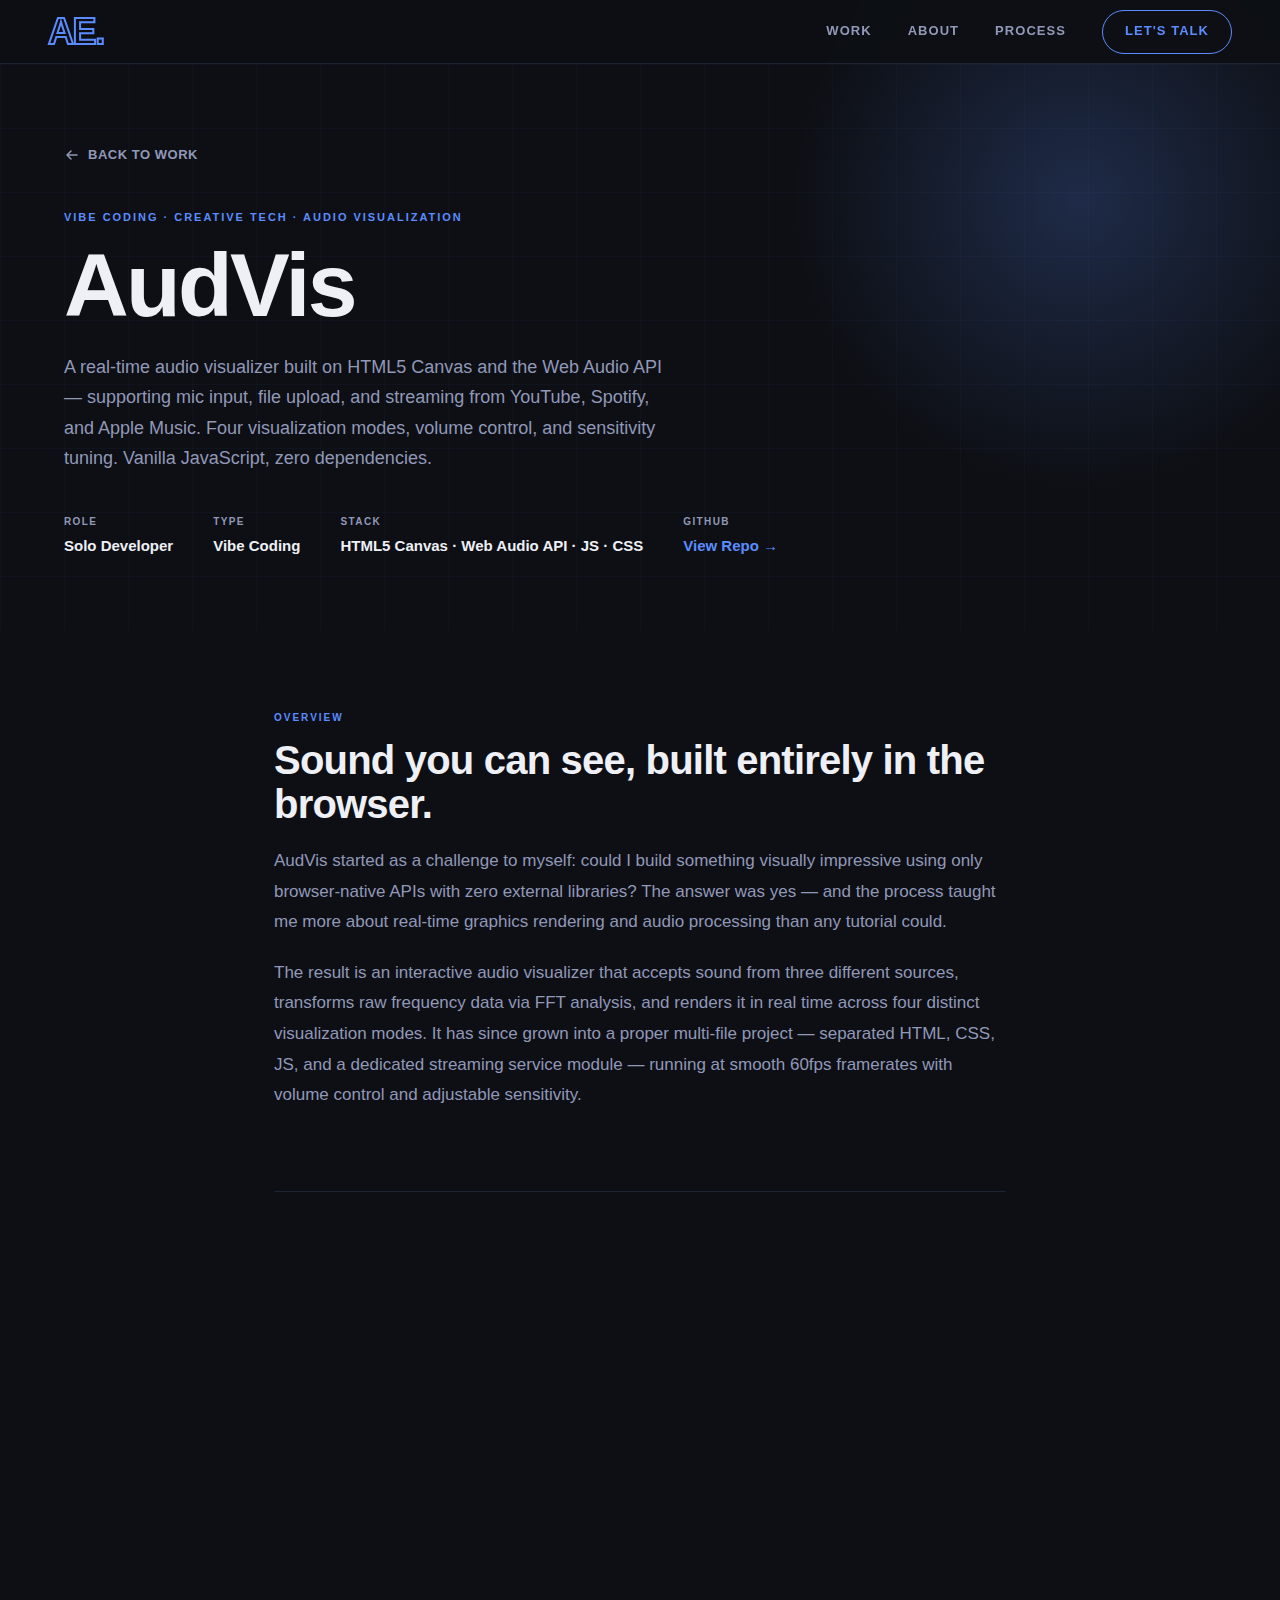
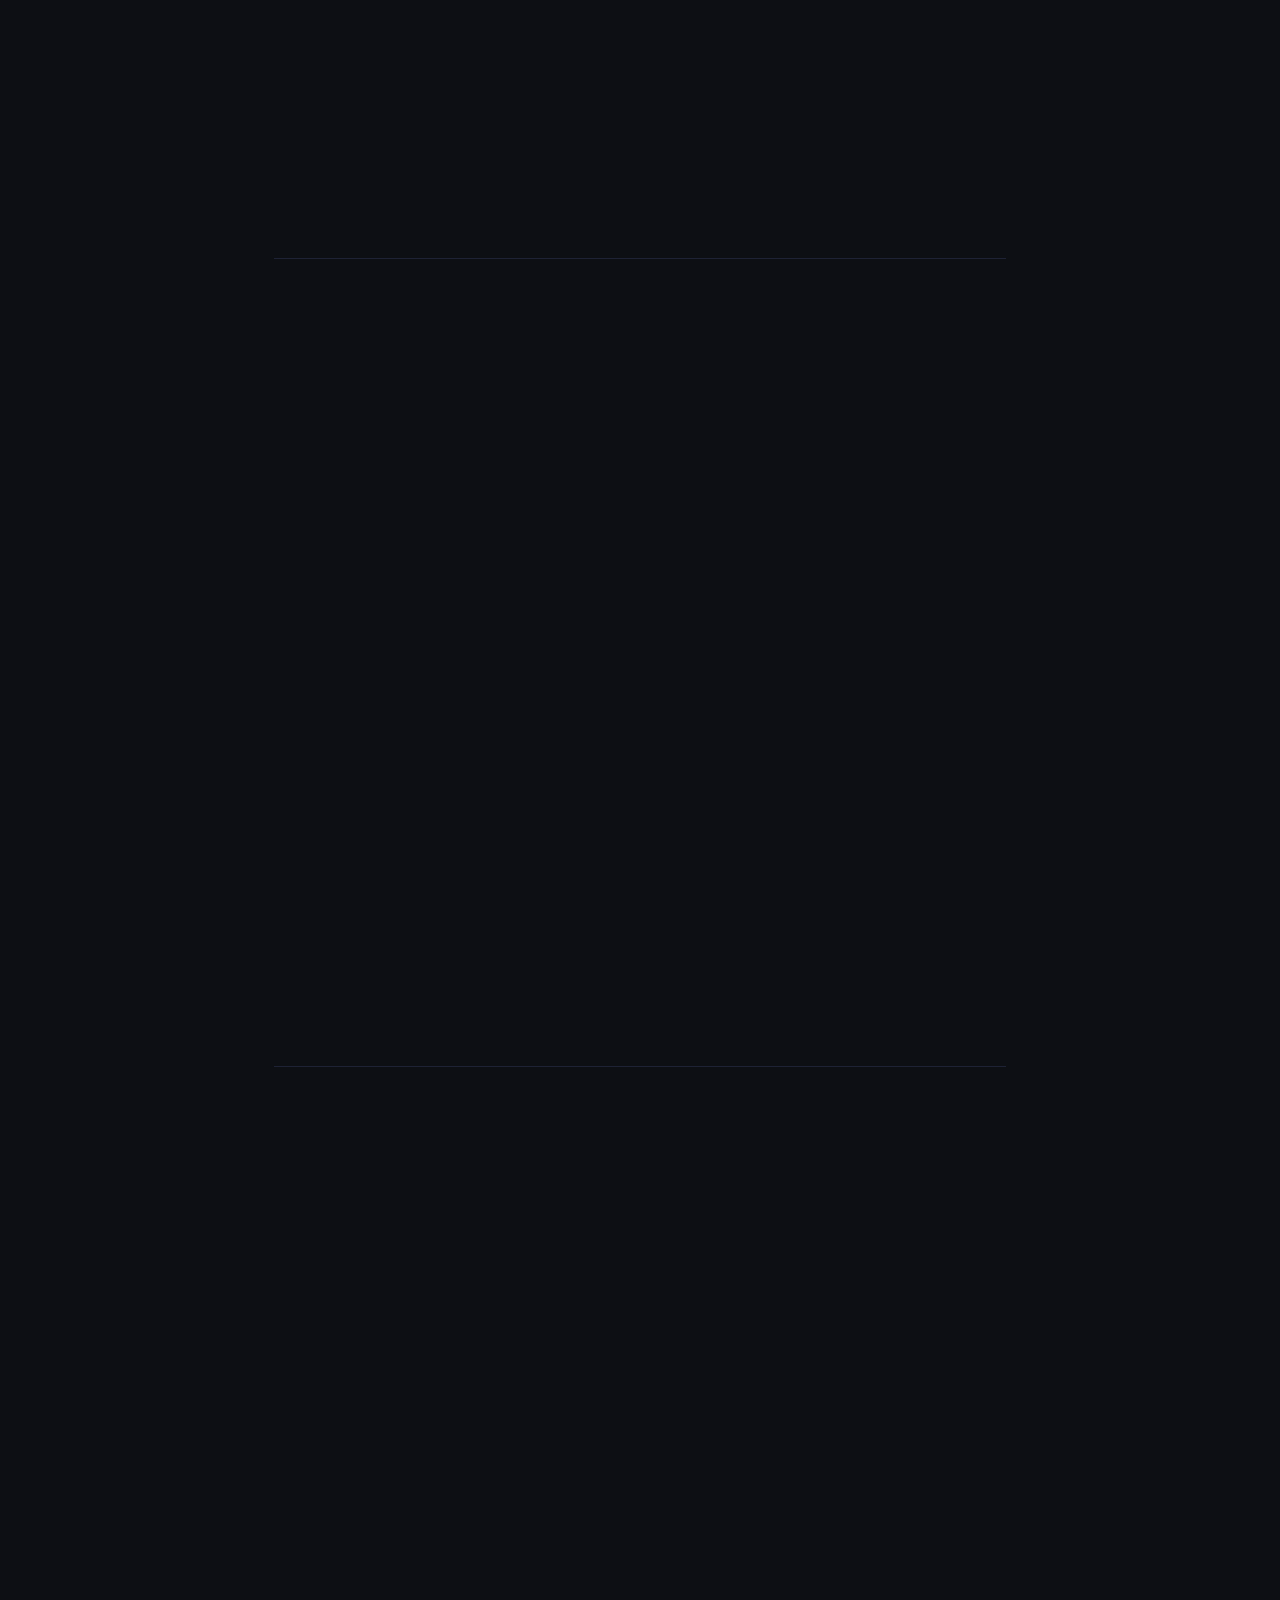
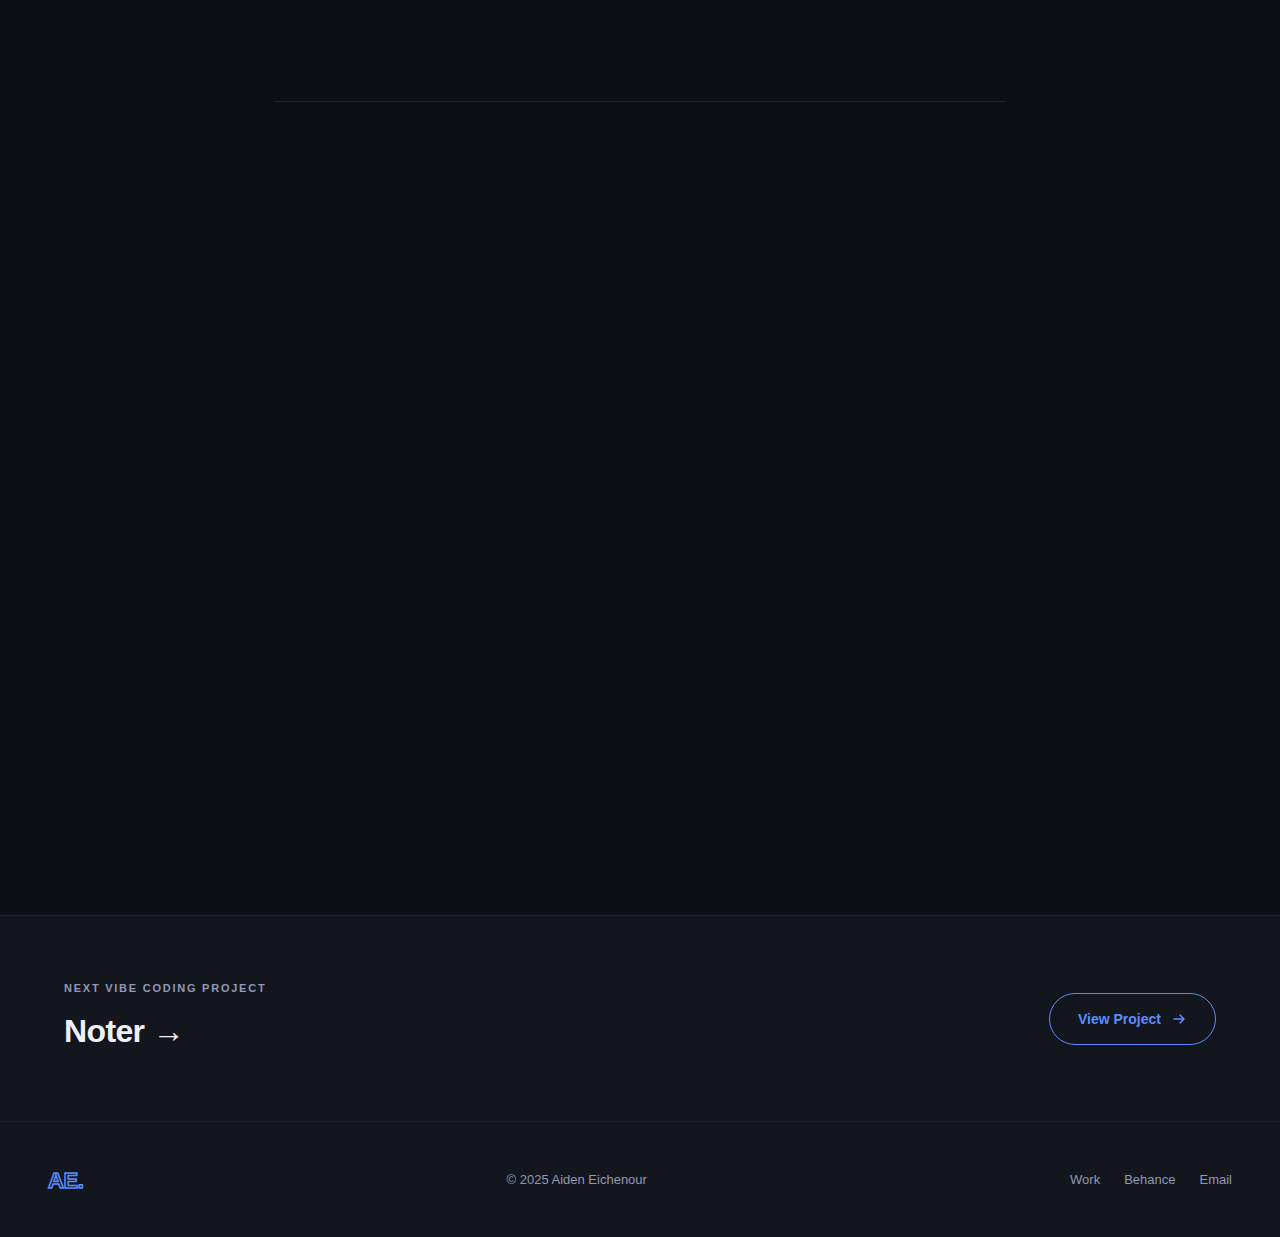
<file: audvis.html>
<!DOCTYPE html>
<html lang="en">
  <head>
    <meta charset="UTF-8" />
    <!-- Favicon & App Icons -->
    <link rel="icon" href="favicon.ico" sizes="any" />
    <link rel="icon" href="favicon.svg" type="image/svg+xml" />
    <link rel="apple-touch-icon" href="favicon-180.png" />
    <link rel="manifest" href="site.webmanifest" />
    <meta name="viewport" content="width=device-width, initial-scale=1.0" />
    <!-- Security Headers (meta equivalents) -->
    <meta
      http-equiv="Content-Security-Policy"
      content="default-src 'self'; script-src 'self' 'unsafe-inline'; style-src 'self' 'unsafe-inline' https://fonts.googleapis.com; font-src https://fonts.gstatic.com; img-src 'self' data: https://framerusercontent.com https://mir-s3-cdn-cf.behance.net https://a5.behance.net https://pps.services.adobe.com; frame-src 'self'; connect-src 'self'; object-src 'none'; base-uri 'self'; form-action 'self';"
    />
    <meta http-equiv="X-Frame-Options" content="SAMEORIGIN" />
    <meta http-equiv="X-Content-Type-Options" content="nosniff" />
    <meta name="referrer" content="strict-origin-when-cross-origin" />
    <!-- SEO: Primary -->
    <meta
      name="description"
      content="A real-time audio visualizer built on HTML5 Canvas and the Web Audio API with four visualization modes, volume control, sensitivity tuning, and streaming support for YouTube, Spotify, and Apple Music."
    />
    <meta name="author" content="Aiden Eichenour" />
    <meta name="robots" content="index, follow" />
    <link rel="canonical" href="https://aideneichenour.com/audvis.html" />

    <!-- SEO: Open Graph (LinkedIn, Facebook, iMessage) -->
    <meta property="og:type" content="article" />
    <meta
      property="og:title"
      content="AudVis — Audio Visualizer Project | Aiden Eichenour"
    />
    <meta
      property="og:description"
      content="A real-time audio visualizer built on HTML5 Canvas and the Web Audio API with four visualization modes, volume control, sensitivity tuning, and streaming support for YouTube, Spotify, and Apple Music."
    />
    <meta property="og:url" content="https://aideneichenour.com/audvis.html" />
    <meta
      property="og:image"
      content="https://framerusercontent.com/images/nvvdOpHsQnslyk4reoVQjszRTnI.png"
    />
    <meta property="og:site_name" content="Aiden Eichenour Portfolio" />

    <!-- SEO: Twitter Card -->
    <meta name="twitter:card" content="summary_large_image" />
    <meta
      name="twitter:title"
      content="AudVis — Audio Visualizer Project | Aiden Eichenour"
    />
    <meta
      name="twitter:description"
      content="A real-time audio visualizer built on HTML5 Canvas and the Web Audio API with four visualization modes, volume control, sensitivity tuning, and streaming support for YouTube, Spotify, and Apple Music."
    />
    <meta
      name="twitter:image"
      content="https://framerusercontent.com/images/nvvdOpHsQnslyk4reoVQjszRTnI.png"
    />
    <meta name="twitter:creator" content="@aideneichenour" />
    <!-- SEO: JSON-LD Structured Data -->
    <script type="application/ld+json">
      {
        "@context": "https://schema.org",
        "@type": "Article",
        "headline": "AudVis — Audio Visualizer Project | Aiden Eichenour",
        "description": "A real-time audio visualizer built on HTML5 Canvas and the Web Audio API with four visualization modes, volume control, sensitivity tuning, and streaming support for YouTube, Spotify, and Apple Music.",
        "url": "https://aideneichenour.com/audvis.html",
        "author": {
          "@type": "Person",
          "name": "Aiden Eichenour",
          "url": "https://aideneichenour.com"
        },
        "publisher": {
          "@type": "Person",
          "name": "Aiden Eichenour"
        },
        "image": "https://framerusercontent.com/images/nvvdOpHsQnslyk4reoVQjszRTnI.png"
      }
    </script>
    <title>AudVis — Project Spotlight · Aiden Eichenour</title>
    <link rel="preconnect" href="https://fonts.googleapis.com" />
    <link rel="preconnect" href="https://fonts.gstatic.com" crossorigin />
    <link
      href="https://fonts.googleapis.com/css2?family=Syne:wght@400;600;700;800&family=DM+Sans:ital,opsz,wght@0,9..40,300;0,9..40,400;0,9..40,500;1,9..40,300&display=swap"
      rel="stylesheet"
    />
    <link rel="stylesheet" href="shared.css" />
    <style>
      .cs-step-list {
        list-style: none;
        display: flex;
        flex-direction: column;
        gap: 16px;
        margin: 24px 0;
      }
      .cs-step-list li {
        display: flex;
        align-items: flex-start;
        gap: 16px;
        font-size: 16px;
        color: var(--muted);
        line-height: 1.65;
      }
      .cs-step-list li::before {
        content: attr(data-n);
        font-family: var(--font-display);
        font-weight: 800;
        font-size: 13px;
        color: var(--accent);
        background: rgba(91, 140, 255, 0.1);
        border: 1px solid rgba(91, 140, 255, 0.2);
        border-radius: 6px;
        padding: 3px 10px;
        margin-top: 1px;
        flex-shrink: 0;
      }
      .cs-step-list li strong {
        color: var(--text);
      }
      .checklist {
        list-style: none;
        display: flex;
        flex-direction: column;
        gap: 12px;
        margin: 20px 0;
      }
      .checklist li {
        display: flex;
        align-items: flex-start;
        gap: 12px;
        font-size: 15px;
        color: var(--muted);
        line-height: 1.6;
      }
      .checklist li::before {
        content: "✅";
        flex-shrink: 0;
        font-size: 14px;
        margin-top: 2px;
      }
      .checklist li strong {
        color: var(--text);
      }
      .tech-grid {
        display: grid;
        grid-template-columns: repeat(2, 1fr);
        gap: 12px;
        margin: 24px 0;
      }
      .tech-card {
        background: var(--surface2);
        border: 1px solid var(--border);
        border-radius: 12px;
        padding: 20px;
      }
      .tech-card-icon {
        font-size: 24px;
        margin-bottom: 10px;
      }
      .tech-card-name {
        font-family: var(--font-display);
        font-size: 14px;
        font-weight: 700;
        margin-bottom: 4px;
      }
      .tech-card-desc {
        font-size: 12px;
        color: var(--muted);
        line-height: 1.55;
      }
      .viz-modes {
        display: grid;
        grid-template-columns: repeat(2, 1fr);
        gap: 10px;
        margin: 24px 0;
      }
      .viz-mode {
        background: var(--surface);
        border: 1px solid var(--border);
        border-radius: 10px;
        padding: 16px;
        display: flex;
        align-items: flex-start;
        gap: 12px;
      }
      .viz-mode-icon {
        font-size: 20px;
        flex-shrink: 0;
      }
      .viz-mode-name {
        font-family: var(--font-display);
        font-size: 13px;
        font-weight: 700;
        margin-bottom: 3px;
      }
      .viz-mode-desc {
        font-size: 12px;
        color: var(--muted);
        line-height: 1.5;
      }
      @media (max-width: 700px) {
        .tech-grid,
        .viz-modes {
          grid-template-columns: 1fr;
        }
      }
    </style>
  </head>
  <body>
    <a href="#main-content" class="skip-link">Skip to main content</a>
    <div class="cursor" id="cursor"></div>
    <div class="cursor-ring" id="cursorRing"></div>

    <nav aria-label="Main navigation">
      <a href="index.html" class="nav-logo" aria-label="Aiden Eichenour — home"
        >AE.</a
      >
      <ul class="nav-links">
        <li><a href="index.html#projects">Work</a></li>
        <li><a href="index.html#about">About</a></li>
        <li><a href="index.html#process">Process</a></li>
        <li><a href="index.html#contact" class="nav-cta">Let's Talk</a></li>
      </ul>
      <button
        type="button"
        class="nav-hamburger"
        id="nav-hamburger"
        aria-expanded="false"
        aria-controls="nav-drawer"
        aria-label="Open navigation menu"
      >
        <span></span><span></span><span></span>
      </button>
    </nav>

    <nav class="nav-drawer" id="nav-drawer" aria-label="Mobile navigation">
      <a href="index.html#projects">Work</a>
      <a href="index.html#about">About</a>
      <a href="index.html#process">Process</a>
      <a href="index.html#contact">Let's Talk</a>
    </nav>

    <main id="main-content">
      <div class="cs-hero">
        <div class="cs-hero-bg"></div>
        <div
          class="cs-hero-blob"
          style="
            background: radial-gradient(
              ellipse at center,
              rgba(91, 140, 255, 0.22) 0%,
              transparent 68%
            );
          "
        ></div>
        <div class="cs-hero-content">
          <a href="index.html" class="cs-back">
            <svg
              aria-hidden="true"
              width="16"
              height="16"
              viewBox="0 0 16 16"
              fill="none"
            >
              <path
                d="M3 8h10M9 4l4 4-4 4"
                stroke="currentColor"
                stroke-width="1.5"
                stroke-linecap="round"
                stroke-linejoin="round"
              />
            </svg>
            Back to Work
          </a>
          <p class="cs-eyebrow">
            Vibe Coding · Creative Tech · Audio Visualization
          </p>
          <h1 class="cs-title">AudVis</h1>
          <p class="cs-subtitle">
            A real-time audio visualizer built on HTML5 Canvas and the Web Audio
            API — supporting mic input, file upload, and streaming from YouTube,
            Spotify, and Apple Music. Four visualization modes, volume control,
            and sensitivity tuning. Vanilla JavaScript, zero dependencies.
          </p>
          <div class="cs-meta-row">
            <div class="cs-meta-item">
              <span class="cs-meta-label">Role</span
              ><span class="cs-meta-value">Solo Developer</span>
            </div>
            <div class="cs-meta-item">
              <span class="cs-meta-label">Type</span
              ><span class="cs-meta-value">Vibe Coding</span>
            </div>
            <div class="cs-meta-item">
              <span class="cs-meta-label">Stack</span
              ><span class="cs-meta-value"
                >HTML5 Canvas · Web Audio API · JS · CSS</span
              >
            </div>
            <div class="cs-meta-item">
              <span class="cs-meta-label">GitHub</span
              ><span class="cs-meta-value"
                ><a
                  href="https://github.com/aibreich/audVis"
                  target="_blank"
                  rel="noopener noreferrer"
                  style="color: var(--accent); text-decoration: none"
                  >View Repo →</a
                ></span
              >
            </div>
          </div>
        </div>
      </div>

      <!-- Hero image -->
      <!-- <div style="background:var(--surface); border-bottom:1px solid var(--border);">
  <div style="max-width:1100px; margin:0 auto; padding:0 64px;">
    <img
      src="https://framerusercontent.com/images/nvvdOpHsQnslyk4reoVQjszRTnI.png"
      alt="AudVis audio visualizer interface"
      style="width:100%; display:block; border-radius:0 0 20px 20px; border:1px solid var(--border); border-top:none;"
    />
  </div>
</div> -->

      <div class="cs-body">
        <!-- Overview -->
        <div class="cs-section reveal">
          <p class="cs-section-label">Overview</p>
          <h2 class="cs-section-title">
            Sound you can see, built entirely in the browser.
          </h2>
          <p class="cs-text">
            AudVis started as a challenge to myself: could I build something
            visually impressive using only browser-native APIs with zero
            external libraries? The answer was yes — and the process taught me
            more about real-time graphics rendering and audio processing than
            any tutorial could.
          </p>
          <p class="cs-text">
            The result is an interactive audio visualizer that accepts sound
            from three different sources, transforms raw frequency data via FFT
            analysis, and renders it in real time across four distinct
            visualization modes. It has since grown into a proper multi-file
            project — separated HTML, CSS, JS, and a dedicated streaming service
            module — running at smooth 60fps framerates with volume control and
            adjustable sensitivity.
          </p>
        </div>

        <hr class="cs-divider" />

        <!-- The Challenge -->
        <div class="cs-section reveal">
          <p class="cs-section-label">The Challenge</p>
          <h2 class="cs-section-title">
            Real-time graphics and audio processing are unforgiving.
          </h2>
          <p class="cs-text">
            Canvas animations have no safety net. A poorly optimized render loop
            drops frames immediately and visibly. Combining that with live audio
            analysis — where the data updates 60 times per second — meant every
            decision had a direct performance cost.
          </p>

          <div class="cs-two-col" style="margin-top: 28px">
            <div class="cs-card">
              <div class="cs-card-icon">🎵</div>
              <h3 class="cs-card-title">Audio pipeline complexity</h3>
              <p class="cs-card-text">
                Each input source — microphone, file, stream — needs its own
                routing through the Web Audio API graph. Building a unified
                interface over three different source types without redundant
                code was the first real design challenge.
              </p>
            </div>
            <div class="cs-card">
              <div class="cs-card-icon">🖼️</div>
              <h3 class="cs-card-title">Canvas performance</h3>
              <p class="cs-card-text">
                Clearing and redrawing the entire canvas every frame is
                expensive. I had to learn which operations to batch, when to use
                <code style="font-family: monospace; font-size: 12px"
                  >requestAnimationFrame</code
                >
                vs setInterval, and how to avoid unnecessary state changes.
              </p>
            </div>
          </div>
        </div>

        <hr class="cs-divider" />

        <!-- Tech Decisions -->
        <div class="cs-section reveal">
          <p class="cs-section-label">Technical Architecture</p>
          <h2 class="cs-section-title">
            Web Audio API does the heavy lifting.
          </h2>
          <p class="cs-text">
            The Web Audio API exposes an
            <code
              style="
                font-family: monospace;
                background: var(--surface2);
                padding: 2px 7px;
                border-radius: 4px;
                font-size: 14px;
              "
              >AnalyserNode</code
            >
            that performs Fast Fourier Transform (FFT) analysis on live audio,
            returning frequency-domain data as a byte array. That array is what
            drives every visual — each bar, wave, and particle maps directly to
            a frequency bucket. The analyser runs at an FFT size of 256 with a
            smoothing time constant of 0.8, striking a balance between frequency
            resolution and smooth transitions.
          </p>

          <div class="tech-grid">
            <div class="tech-card">
              <div class="tech-card-icon">🔊</div>
              <div class="tech-card-name">Web Audio API</div>
              <div class="tech-card-desc">
                Core audio graph: source nodes feed into an AnalyserNode
                extracting frequency and waveform data. FFT size 256, smoothing
                0.8 — covers 0–22kHz depending on sample rate.
              </div>
            </div>
            <div class="tech-card">
              <div class="tech-card-icon">🎨</div>
              <div class="tech-card-name">HTML5 Canvas 2D</div>
              <div class="tech-card-desc">
                All visuals rendered via the Canvas 2D context.
                requestAnimationFrame drives the loop at 60fps, keeping
                rendering in sync with the display refresh rate without manual
                timing logic.
              </div>
            </div>
            <div class="tech-card">
              <div class="tech-card-icon">🎤</div>
              <div class="tech-card-name">MediaStream API</div>
              <div class="tech-card-desc">
                getUserMedia() captures microphone input as a MediaStream,
                routed into the Web Audio graph — the same pipeline as file or
                stream sources, keeping the audio routing unified.
              </div>
            </div>
            <div class="tech-card">
              <div class="tech-card-icon">🎵</div>
              <div class="tech-card-name">Streaming Service Module</div>
              <div class="tech-card-desc">
                A dedicated
                <code style="font-family: monospace; font-size: 11px"
                  >streaming-service.js</code
                >
                handles platform detection and URL validation for YouTube,
                Spotify, and Apple Music — cleanly separated from the core
                visualizer logic.
              </div>
            </div>
          </div>
        </div>

        <hr class="cs-divider" />

        <!-- Visualization Modes -->
        <div class="cs-section reveal">
          <p class="cs-section-label">Visualization Modes</p>
          <h2 class="cs-section-title">Four ways to see the same sound.</h2>
          <p class="cs-text">
            Each mode uses the same underlying frequency data but visualizes it
            with a completely different algorithm. Building each one from
            scratch deepened my understanding of the data itself — how frequency
            buckets cluster, how amplitude maps to perceived loudness, how
            time-domain vs frequency-domain data behaves.
          </p>

          <div class="viz-modes">
            <div class="viz-mode">
              <div class="viz-mode-icon">📊</div>
              <div>
                <div class="viz-mode-name">Frequency Bars</div>
                <div class="viz-mode-desc">
                  Each bar represents a frequency band. Bar height maps to
                  intensity, colors shift by frequency value, and glow effects
                  enhance the visual impact.
                </div>
              </div>
            </div>
            <div class="viz-mode">
              <div class="viz-mode-icon">〰️</div>
              <div>
                <div class="viz-mode-name">Waveform</div>
                <div class="viz-mode-desc">
                  Real-time audio waveform with a mirror effect for symmetry.
                  Smooth anti-aliased line rendering that responds directly to
                  audio amplitude.
                </div>
              </div>
            </div>
            <div class="viz-mode">
              <div class="viz-mode-icon">⭕</div>
              <div>
                <div class="viz-mode-name">Circular</div>
                <div class="viz-mode-desc">
                  Multiple expanding circles whose size is driven by frequency
                  intensity. Color, opacity, and radius vary to create hypnotic
                  ripple effects that pulse with the audio.
                </div>
              </div>
            </div>
            <div class="viz-mode">
              <div class="viz-mode-icon">✨</div>
              <div>
                <div class="viz-mode-name">Particle System</div>
                <div class="viz-mode-desc">
                  100 animated particles that bounce around the canvas and
                  connect to each other based on audio levels. Dynamic movement,
                  color-coded connections — the hardest to tune, the most
                  interesting to watch.
                </div>
              </div>
            </div>
          </div>
        </div>

        <hr class="cs-divider" />

        <!-- Reflections -->
        <div class="cs-section reveal">
          <p class="cs-section-label">What I Learned</p>
          <h2 class="cs-section-title">Performance is a design decision.</h2>
          <p class="cs-text">
            This project changed how I think about front-end work. Every line of
            code in a render loop has a cost that shows up visibly and
            immediately. That feedback loop — write something, see it stutter,
            figure out why — made performance optimization feel less like an
            optimization and more like a design constraint I had to work within
            from the start.
          </p>
          <p class="cs-text">
            I also developed a much deeper appreciation for what browser APIs
            can actually do. The Web Audio API's node graph architecture is
            genuinely elegant — routing audio through composable nodes mirrors
            how physical signal chains work, which made understanding it feel
            intuitive once it clicked.
          </p>

          <div class="cs-callout">
            Building with browser-native APIs means understanding exactly what
            the platform can do — not just what a framework exposes.
          </div>

          <div class="cs-tags">
            <span class="process-tag">Web Audio API</span>
            <span class="process-tag">HTML5 Canvas</span>
            <span class="process-tag">FFT Analysis</span>
            <span class="process-tag">requestAnimationFrame</span>
            <span class="process-tag">Vanilla JavaScript</span>
            <span class="process-tag">Performance Optimization</span>
            <span class="process-tag">Responsive Design</span>
          </div>
        </div>
      </div>

      <!-- Next project -->
      <div class="cs-next">
        <div>
          <p class="cs-next-label">Next Vibe Coding Project</p>
          <h2 class="cs-next-title">Noter →</h2>
        </div>
        <a href="noter.html" class="cs-next-link">
          View Project
          <svg width="16" height="16" viewBox="0 0 16 16" fill="none">
            <path
              d="M3 8h10M9 4l4 4-4 4"
              stroke="currentColor"
              stroke-width="1.5"
              stroke-linecap="round"
              stroke-linejoin="round"
            />
          </svg>
        </a>
      </div>
    </main>

    <footer>
      <div class="footer-logo">AE.</div>
      <p class="footer-copy">&copy; 2025 Aiden Eichenour</p>
      <div class="footer-links">
        <a href="index.html#projects">Work</a>
        <a
          href="https://www.behance.net/gallery/240278629/Lumen-Planner-A-smart-weekly-medicine-organizer"
          target="_blank"
          rel="noopener noreferrer"
          >Behance</a
        >
        <a href="mailto:aibreich@iu.edu">Email</a>
      </div>
    </footer>

    <script src="shared.js"></script>
  </body>
</html>
</file>
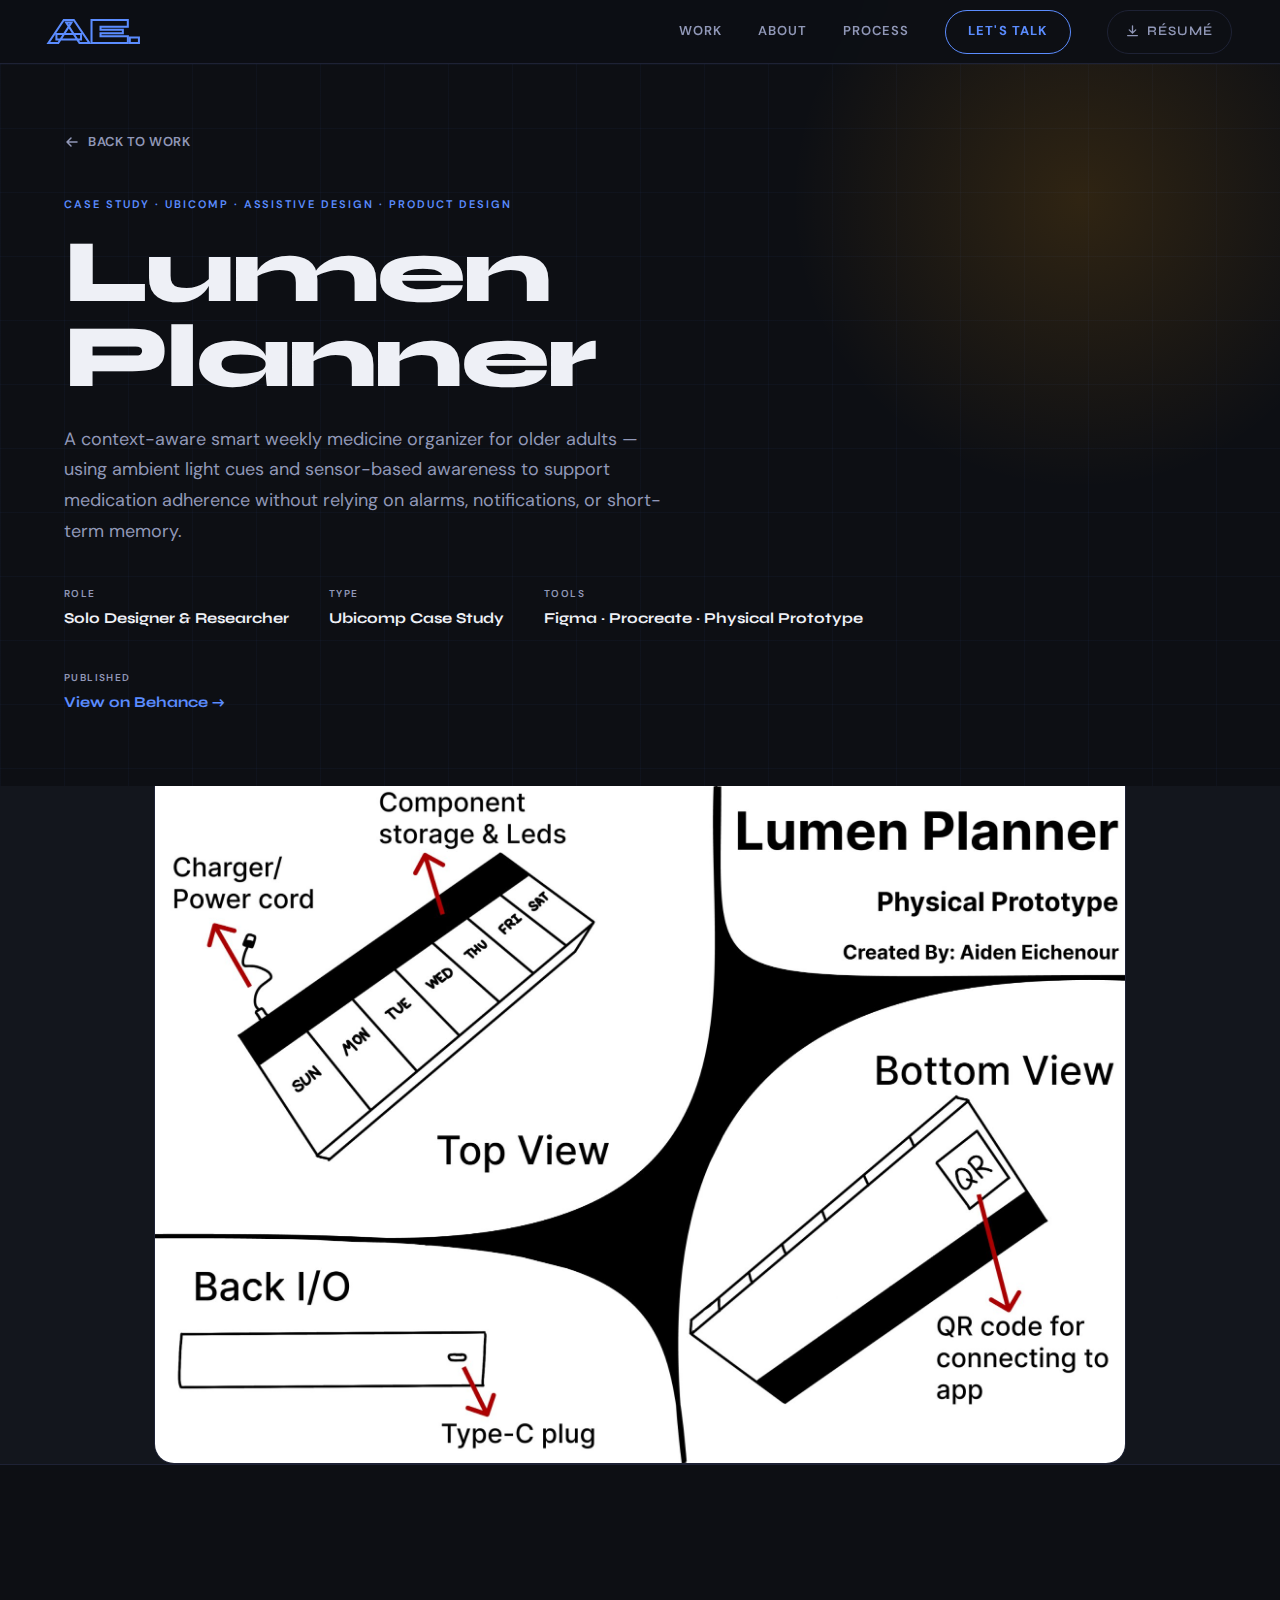
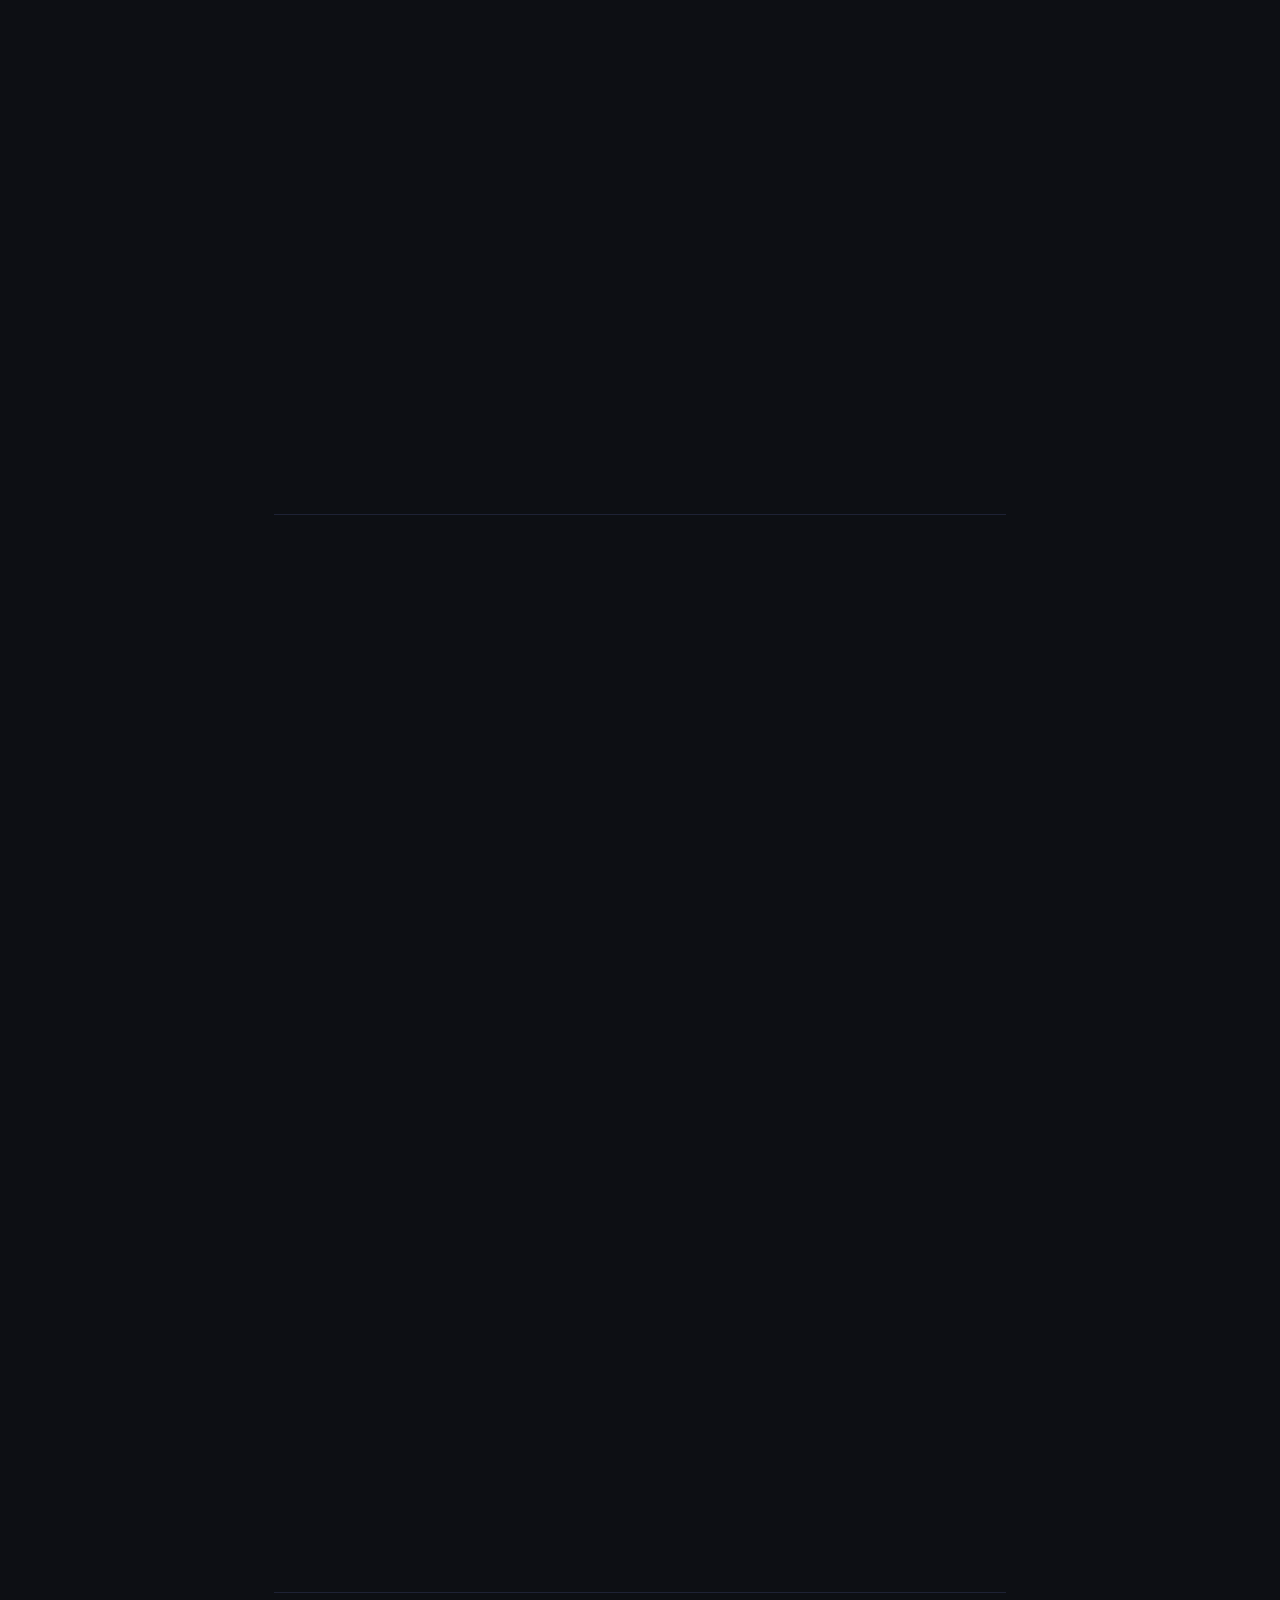
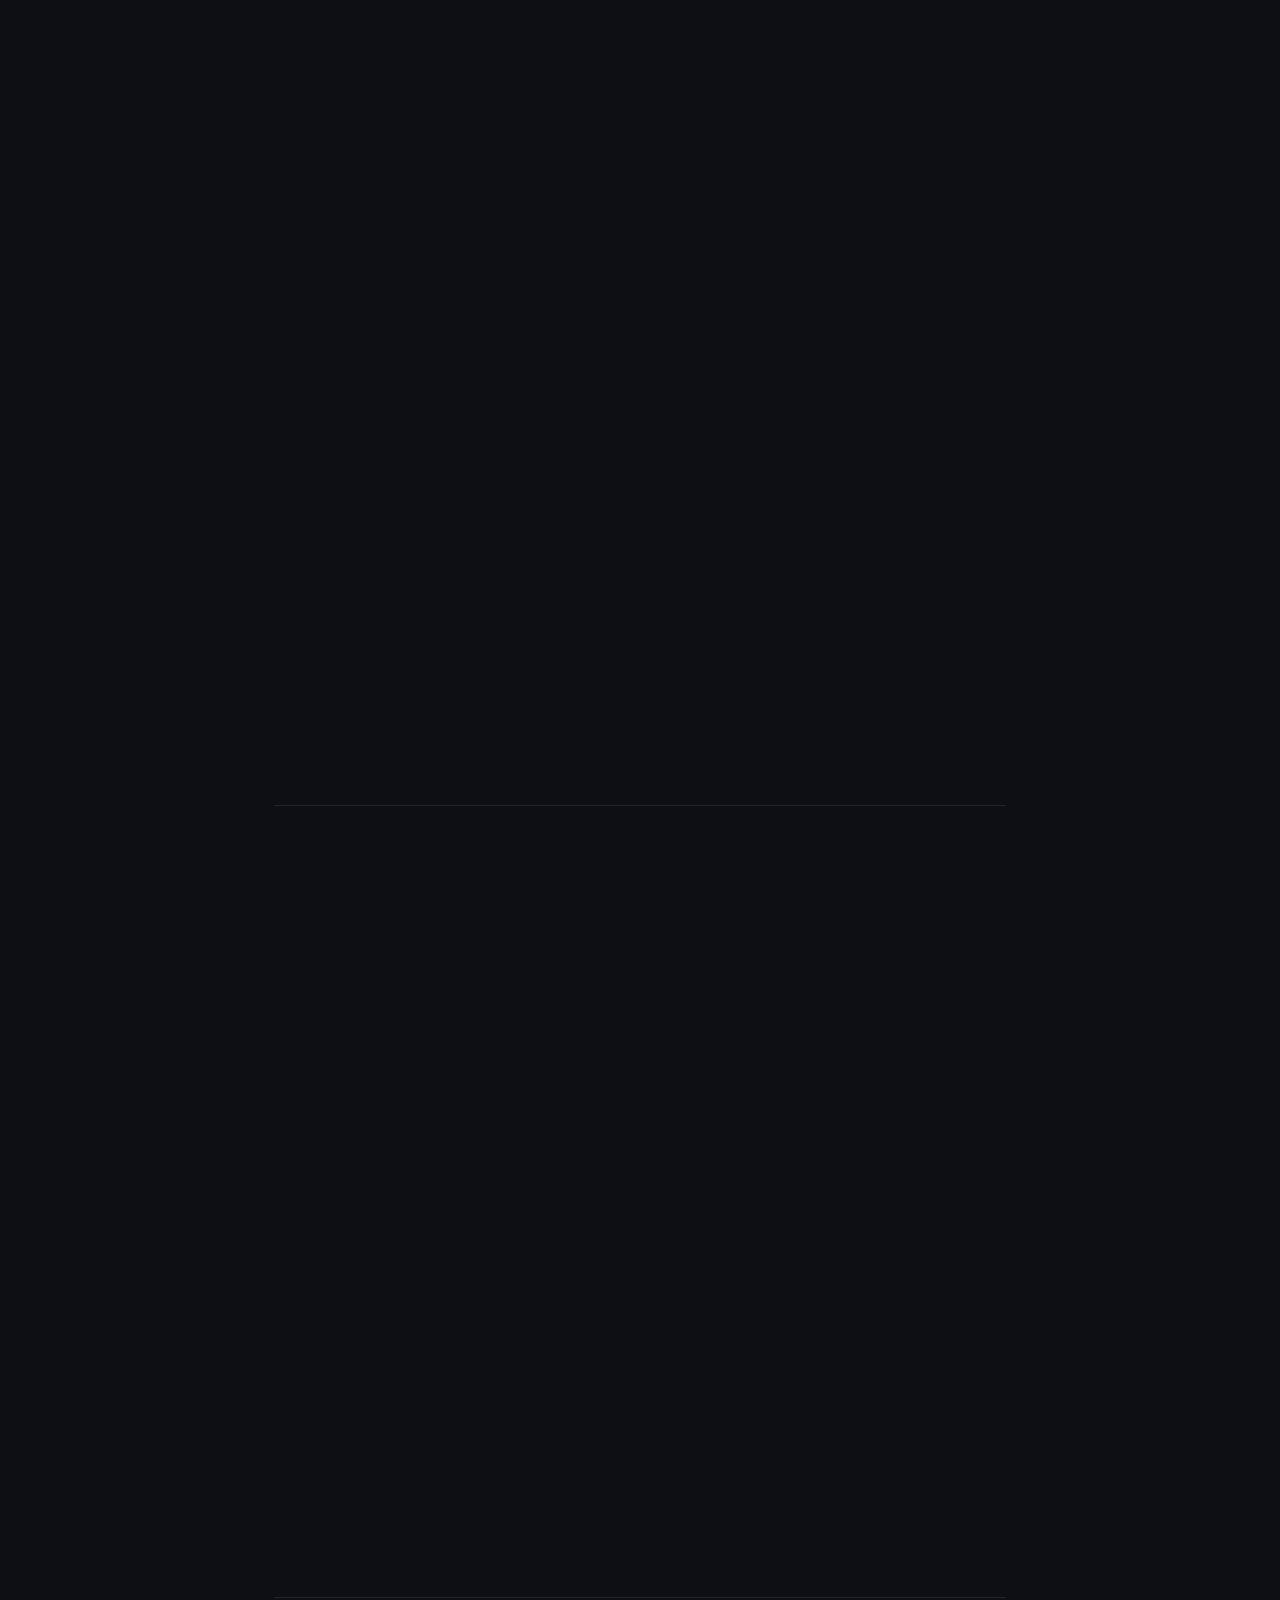
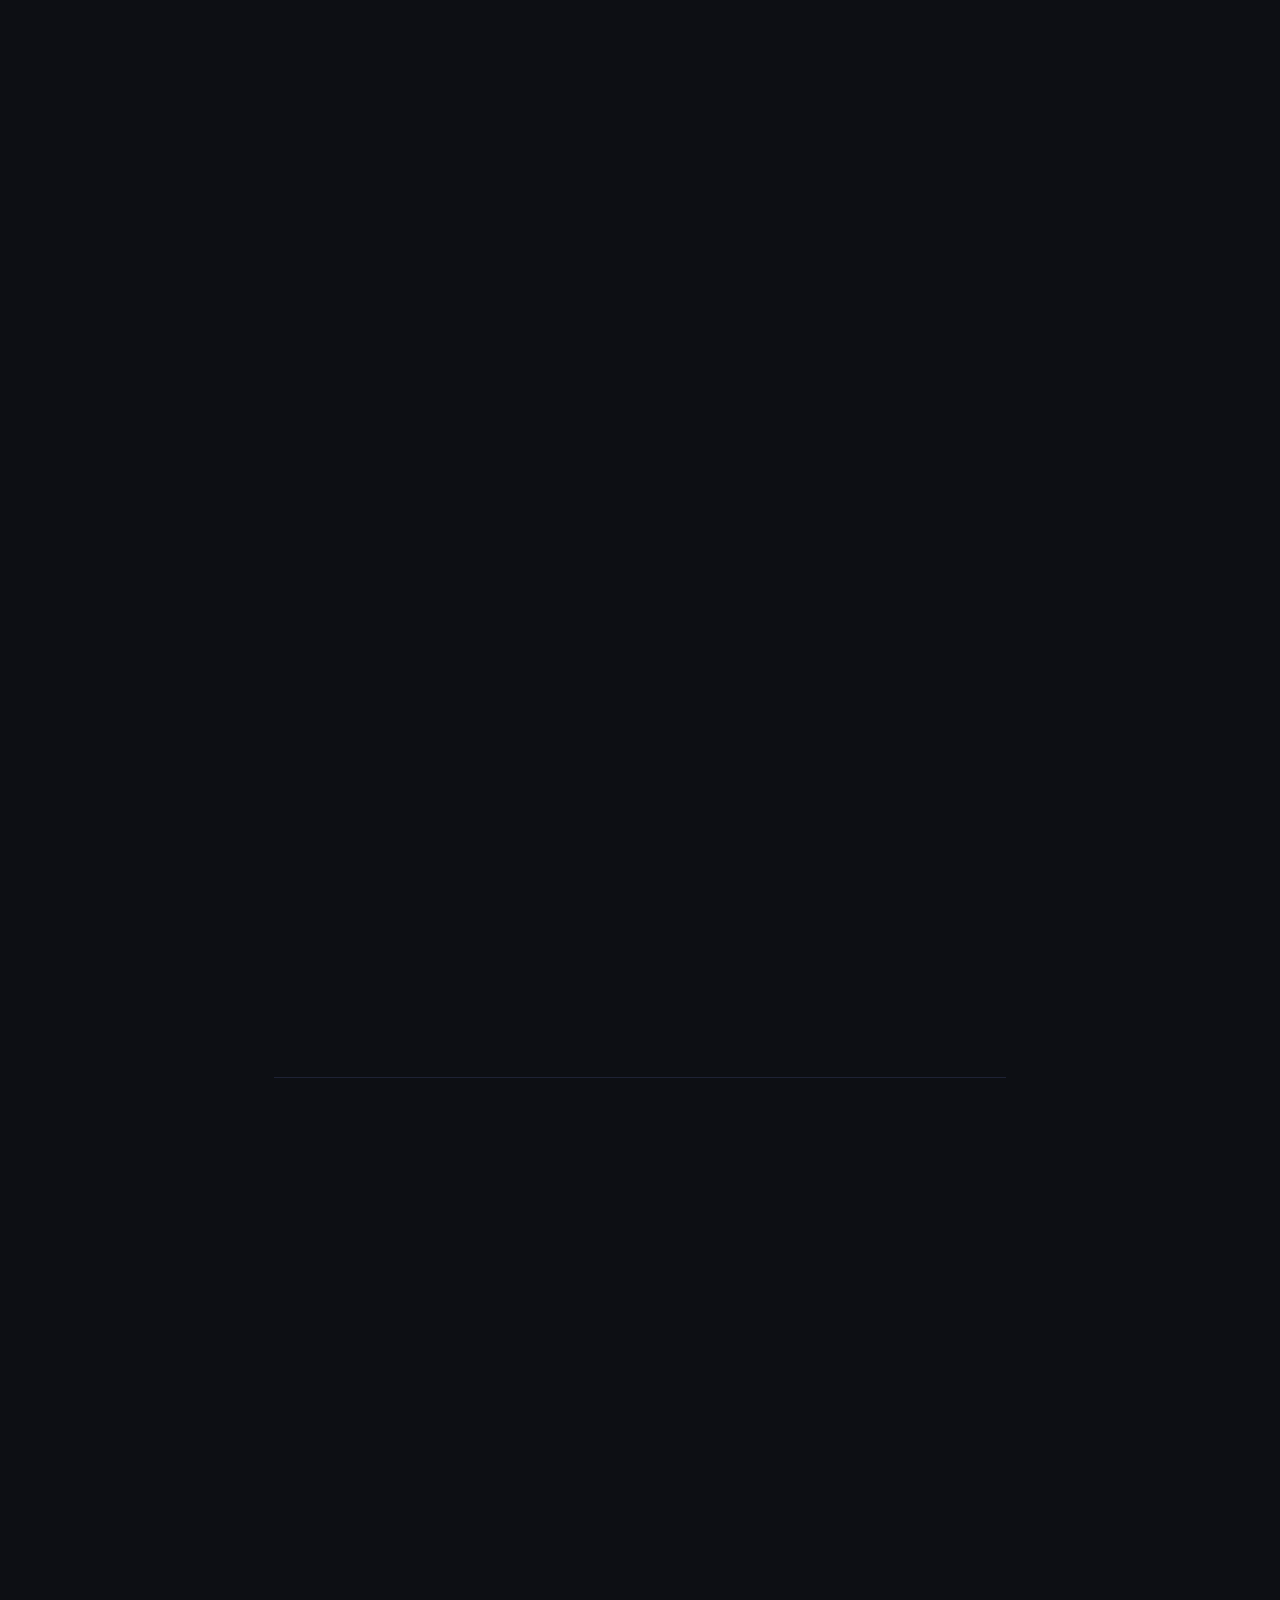
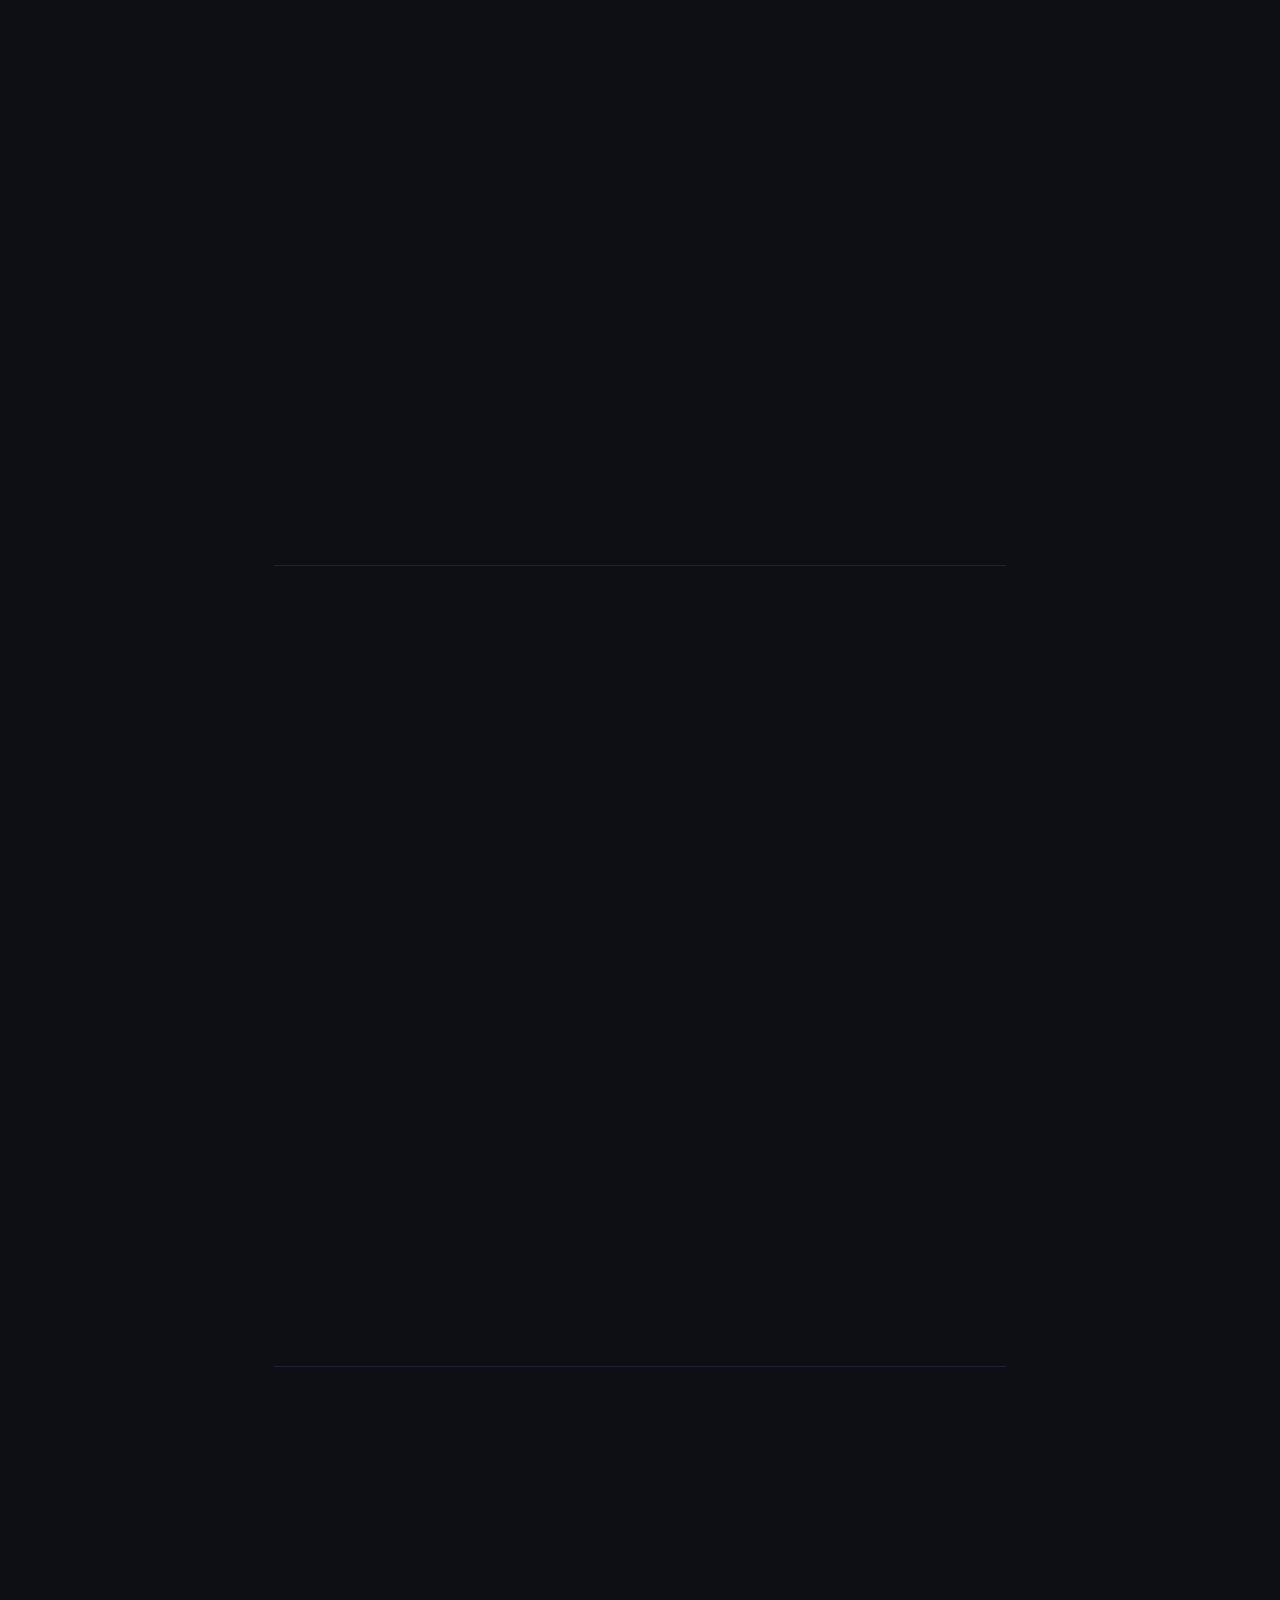
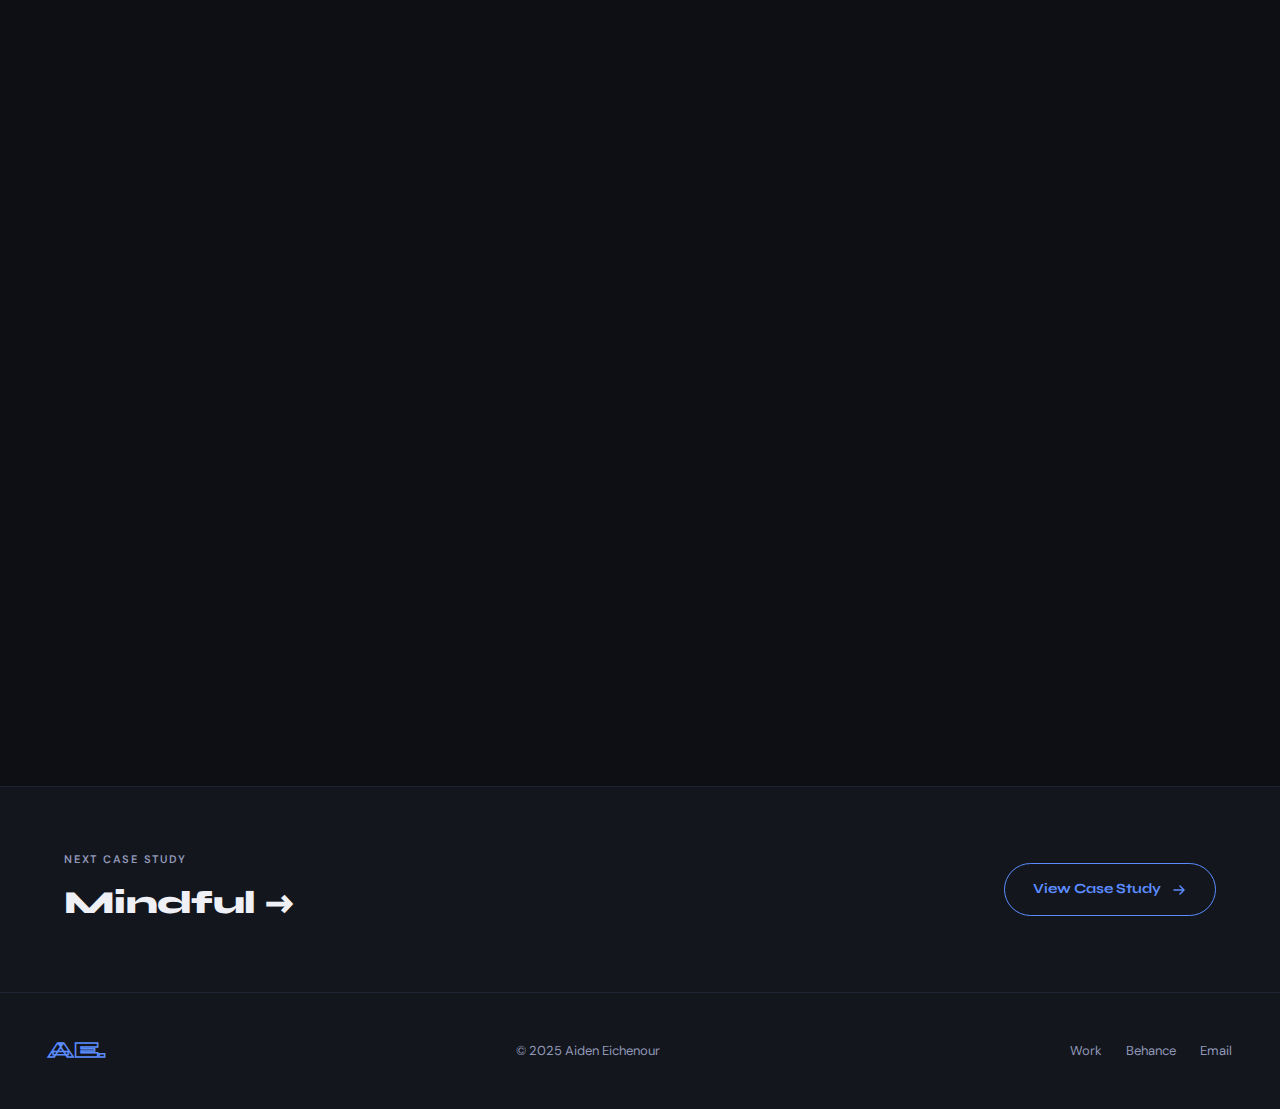
<file: lumenplanner.html>
<!DOCTYPE html>
<html lang="en">
<head>
<meta charset="UTF-8" />
<meta name="viewport" content="width=device-width, initial-scale=1.0" />
<title>Lumen Planner — Case Study · Aiden Eichenour</title>
<link rel="preconnect" href="https://fonts.googleapis.com" />
<link rel="preconnect" href="https://fonts.gstatic.com" crossorigin />
<link href="https://fonts.googleapis.com/css2?family=Syne:wght@400;600;700;800&family=DM+Sans:ital,opsz,wght@0,9..40,300;0,9..40,400;0,9..40,500;1,9..40,300&display=swap" rel="stylesheet" />
<link rel="stylesheet" href="shared.css" />
<style>
  /* LED state visualizer */
  .led-states { display: grid; grid-template-columns: repeat(4, 1fr); gap: 12px; margin: 28px 0; }
  .led-card { background: var(--surface); border: 1px solid var(--border); border-radius: 12px; padding: 20px 16px; text-align: center; position: relative; overflow: hidden; }
  .led-card::before { content: ''; position: absolute; top: 0; left: 0; right: 0; height: 3px; }
  .led-card.amber::before { background: linear-gradient(90deg, #f59e0b, #fbbf24); }
  .led-card.green::before { background: linear-gradient(90deg, #10b981, #34d399); }
  .led-card.pulse-amber::before { background: linear-gradient(90deg, #f59e0b, #fbbf24); animation: ledPulse 1.5s ease-in-out infinite; }
  .led-card.off::before { background: var(--border); }
  @keyframes ledPulse { 0%, 100% { opacity: 1; } 50% { opacity: 0.3; } }
  .led-dot { width: 20px; height: 20px; border-radius: 50%; margin: 0 auto 12px; }
  .led-card.amber .led-dot { background: #f59e0b; box-shadow: 0 0 12px rgba(245,158,11,0.5); }
  .led-card.green .led-dot { background: #10b981; box-shadow: 0 0 12px rgba(16,185,129,0.5); }
  .led-card.pulse-amber .led-dot { background: #f59e0b; box-shadow: 0 0 12px rgba(245,158,11,0.5); animation: ledPulse 1.5s ease-in-out infinite; }
  .led-card.off .led-dot { background: var(--border); }
  .led-label { font-family: var(--font-display); font-size: 12px; font-weight: 700; margin-bottom: 4px; }
  .led-desc { font-size: 11px; color: var(--muted); line-height: 1.5; }

  /* Stakeholder cards */
  .stakeholder-grid { display: grid; grid-template-columns: 1fr 1fr; gap: 16px; margin: 28px 0; }
  .stakeholder-card { background: var(--surface2); border: 1px solid var(--border); border-radius: 12px; padding: 20px; }
  .stakeholder-label { font-size: 10px; font-weight: 700; letter-spacing: 0.16em; text-transform: uppercase; color: var(--accent); margin-bottom: 8px; }
  .stakeholder-name { font-family: var(--font-display); font-size: 15px; font-weight: 700; margin-bottom: 6px; }
  .stakeholder-desc { font-size: 13px; color: var(--muted); line-height: 1.6; }

  /* Principle pills */
  .principle-row { display: flex; flex-wrap: wrap; gap: 10px; margin: 20px 0; }
  .principle-pill { display: flex; align-items: center; gap: 8px; background: var(--surface2); border: 1px solid var(--border); border-radius: 100px; padding: 8px 16px; font-size: 13px; font-weight: 500; color: var(--muted); }
  .principle-pill-dot { width: 7px; height: 7px; border-radius: 50%; background: var(--accent); flex-shrink: 0; }

  /* Terminology table */
  .term-table { width: 100%; border-collapse: collapse; margin: 24px 0; font-size: 14px; }
  .term-table th { font-family: var(--font-display); font-size: 11px; font-weight: 700; letter-spacing: 0.12em; text-transform: uppercase; color: var(--muted); padding: 10px 16px; text-align: left; border-bottom: 1px solid var(--border); }
  .term-table td { padding: 12px 16px; border-bottom: 1px solid var(--border); color: var(--muted); }
  .term-table tr:last-child td { border-bottom: none; }
  .term-table td:first-child { color: var(--accent2); font-family: monospace; font-size: 13px; }
  .term-table td:last-child { color: var(--text); font-weight: 500; }

  @media (max-width: 700px) {
    .led-states { grid-template-columns: repeat(2, 1fr); }
    .stakeholder-grid { grid-template-columns: 1fr; }
  }
</style>
</head>
<body>
<a href="#main-content" class="skip-link">Skip to main content</a>
<div class="cursor" id="cursor"></div>
<div class="cursor-ring" id="cursorRing"></div>

<nav aria-label="Main navigation">
  <a href="index.html" class="nav-logo" aria-label="Aiden Eichenour — home">AE.</a>
  <ul class="nav-links">
    <li><a href="index.html#projects">Work</a></li>
    <li><a href="index.html#about">About</a></li>
    <li><a href="index.html#process">Process</a></li>
    <li><a href="index.html#contact" class="nav-cta">Let's Talk</a></li>
    <li><a href="Eichenour_Aiden_Resume.pdf" target="_blank" rel="noopener" class="resume-btn" aria-label="Download Resume PDF">
      <svg width="13" height="13" viewBox="0 0 16 16" fill="none" aria-hidden="true"><path d="M8 1v9M4 6l4 4 4-4M2 13h12" stroke="currentColor" stroke-width="1.6" stroke-linecap="round" stroke-linejoin="round"/></svg>
      Résumé
    </a></li>
  </ul>
  <button type="button" class="nav-hamburger" id="nav-hamburger" aria-expanded="false" aria-controls="nav-drawer" aria-label="Open navigation menu">
    <span></span><span></span><span></span>
  </button>
</nav>

<nav class="nav-drawer" id="nav-drawer" aria-label="Mobile navigation">
  <a href="index.html#projects">Work</a>
  <a href="index.html#about">About</a>
  <a href="index.html#process">Process</a>
  <a href="index.html#contact">Let's Talk</a>
</nav>

<main id="main-content">
<div class="cs-hero">
  <div class="cs-hero-bg"></div>
  <div class="cs-hero-blob" style="background: radial-gradient(ellipse at center, rgba(245,158,11,0.15) 0%, transparent 68%);"></div>
  <div class="cs-hero-content">
    <a href="index.html" class="cs-back">
      <svg aria-hidden="true" width="16" height="16" viewBox="0 0 16 16" fill="none"><path d="M3 8h10M9 4l4 4-4 4" stroke="currentColor" stroke-width="1.5" stroke-linecap="round" stroke-linejoin="round"/></svg>
      Back to Work
    </a>
    <p class="cs-eyebrow">Case Study · Ubicomp · Assistive Design · Product Design</p>
    <h1 class="cs-title">Lumen Planner</h1>
    <p class="cs-subtitle">A context-aware smart weekly medicine organizer for older adults — using ambient light cues and sensor-based awareness to support medication adherence without relying on alarms, notifications, or short-term memory.</p>
    <div class="cs-meta-row">
      <div class="cs-meta-item"><span class="cs-meta-label">Role</span><span class="cs-meta-value">Solo Designer & Researcher</span></div>
      <div class="cs-meta-item"><span class="cs-meta-label">Type</span><span class="cs-meta-value">Ubicomp Case Study</span></div>
      <div class="cs-meta-item"><span class="cs-meta-label">Tools</span><span class="cs-meta-value">Figma · Procreate · Physical Prototype</span></div>
      <div class="cs-meta-item"><span class="cs-meta-label">Published</span><span class="cs-meta-value"><a href="https://www.behance.net/gallery/240278629/Lumen-Planner-A-smart-weekly-medicine-organizer" target="_blank" rel="noopener" style="color:var(--accent); text-decoration:none;">View on Behance →</a></span></div>
    </div>
  </div>
</div>

<!-- Hero image -->
<div style="background:var(--surface); border-bottom:1px solid var(--border);">
  <div style="max-width:1100px; margin:0 auto; padding:0 64px;">
    <img
      src="LP_PhysicalPrototype.jpg"
      alt="Lumen Planner physical prototype — smart weekly pill organizer with LED indicators"
      style="width:100%; display:block; border-radius:0 0 20px 20px; border:1px solid var(--border); border-top:none;"
    />
  </div>
</div>

<div class="cs-body">

  <!-- Overview -->
  <div class="cs-section reveal">
    <p class="cs-section-label">Overview</p>
    <h2 class="cs-section-title">Medication adherence is a memory problem. Most solutions make it a technology problem.</h2>
    <p class="cs-text">Older adults managing daily medications already have a tool they trust: the weekly pill organizer. It's familiar, low-cost, and deeply embedded in routine. The failure isn't the object — it's that nothing tells you whether you've taken today's dose or not, and cognitive fluctuations make that uncertainty dangerous.</p>
    <p class="cs-text">Lumen Planner keeps the familiar object and adds a layer of calm, ambient intelligence — LED light cues that respond to interaction, proximity, and time, without notifications, alarms, or complex workflows. It was designed as a Ubiquitous Computing system rooted in Calm Technology principles: present when you need it, invisible when you don't.</p>
  </div>

  <hr class="cs-divider" />

  <!-- Problem Space -->
  <div class="cs-section reveal">
    <p class="cs-section-label">Problem Space</p>
    <h2 class="cs-section-title">Existing solutions either do too little or demand too much.</h2>
    <p class="cs-text">Missed medication among older adults with mild cognitive impairment is a serious and common health risk. The market has two responses: passive tools (standard pill organizers, paper calendars) that rely entirely on memory, and active tools (apps, automated dispensers like MedaCube) that introduce complexity, cost, and cognitive overhead the target users often can't sustain.</p>

    <div class="cs-two-col" style="margin-top: 28px;">
      <div class="cs-card">
        <div class="cs-card-icon">📱</div>
        <h3 class="cs-card-title">App-based reminders</h3>
        <p class="cs-card-text">Require multi-step confirmation workflows. Users have to notice the notification, understand what it's asking, navigate to the app, and confirm. Each step is a point of failure for someone with cognitive fluctuations.</p>
      </div>
      <div class="cs-card">
        <div class="cs-card-icon">🤖</div>
        <h3 class="cs-card-title">Automated dispensers</h3>
        <p class="cs-card-text">Products like MedaCube solve adherence but create new problems: large physical footprints, high costs, and interactions that feel clinical and infantilizing. They remove the user's agency rather than supporting it.</p>
      </div>
    </div>

    <div class="cs-callout">The opportunity wasn't to replace the pill organizer. It was to make it aware — of the user, their routine, and whether today's dose had been taken.</div>

    <div class="principle-row">
      <div class="principle-pill"><div class="principle-pill-dot"></div>Calm Technology</div>
      <div class="principle-pill"><div class="principle-pill-dot"></div>Context-Aware Sensing</div>
      <div class="principle-pill"><div class="principle-pill-dot"></div>Memory-Supportive UX</div>
      <div class="principle-pill"><div class="principle-pill-dot"></div>Familiar Object Anchoring</div>
      <div class="principle-pill"><div class="principle-pill-dot"></div>Privacy-Respecting Caregiver Support</div>
    </div>
  </div>

  <hr class="cs-divider" />

  <!-- Stakeholders -->
  <div class="cs-section reveal">
    <p class="cs-section-label">Stakeholders & Context</p>
    <h2 class="cs-section-title">Designing for dignity, not just usability.</h2>
    <p class="cs-text">The primary user is an older adult living independently who manages daily medications but experiences mild cognitive challenges — short-term memory lapses, difficulty maintaining routines, variability day to day based on fatigue or distraction. Crucially, they value their independence and do not want a system that draws attention to mistakes or creates a sense of surveillance.</p>

    <div class="stakeholder-grid">
      <div class="stakeholder-card">
        <div class="stakeholder-label">Primary User</div>
        <div class="stakeholder-name">Ellie — Independent Older Adult</div>
        <div class="stakeholder-desc">Mid-70s. Lives alone. Manages multiple daily medications. Experiences occasional memory lapses but is highly capable and values her autonomy. Uses a weekly pill organizer already — it's a trusted routine object.</div>
      </div>
      <div class="stakeholder-card">
        <div class="stakeholder-label">Secondary Stakeholder</div>
        <div class="stakeholder-name">Caregiver / Adult Family Member</div>
        <div class="stakeholder-desc">Checks in remotely. Wants peace of mind without being intrusive. Receives optional lightweight status updates (taken / not taken) — nothing more. Privacy and Ellie's dignity are non-negotiable constraints on the caregiver view.</div>
      </div>
    </div>

    <p class="cs-text">Context matters as much as persona. Medication adherence happens in real environments — kitchens, bedrooms, bathrooms — where memory cues are tied to lighting, movement, and physical routine. The system needed to live in those environments naturally, not add an alien object to a familiar space.</p>
  </div>

  <hr class="cs-divider" />

  <!-- LED System -->
  <div class="cs-section reveal">
    <p class="cs-section-label">Interaction Design</p>
    <h2 class="cs-section-title">Four light states. Zero notifications.</h2>
    <p class="cs-text">The entire interaction model runs on ambient LED cues — no screen, no sound, no vibration. Each state is designed to communicate meaning through color and behavior alone, calibrated so the cues are noticeable without being alarming. The color system was refined after evaluation feedback indicated the initial differentiation between "gentle reminder" and "attention needed" wasn't clear enough.</p>

    <div class="led-states">
      <div class="led-card amber">
        <div class="led-dot"></div>
        <div class="led-label">Routine Ready</div>
        <div class="led-desc">Warm amber glow highlights today's compartment. Steady, soft — present but not demanding.</div>
      </div>
      <div class="led-card amber">
        <div class="led-dot"></div>
        <div class="led-label">Proximity Detected</div>
        <div class="led-desc">Cue brightens slightly as the user approaches. Acknowledges presence without interrupting.</div>
      </div>
      <div class="led-card green">
        <div class="led-dot"></div>
        <div class="led-label">Dose Confirmed</div>
        <div class="led-desc">Soft green pulse shifts to steady green as lid closes. Clear positive confirmation — done for now.</div>
      </div>
      <div class="led-card pulse-amber">
        <div class="led-dot"></div>
        <div class="led-label">Missed Dose</div>
        <div class="led-desc">Amber gradient pulse with gradual brightness increase. Escalates gently over time — not an alarm.</div>
      </div>
    </div>

    <p class="cs-text">When a dose is confirmed, Lumen Planner eventually powers down the indicators. On return proximity, it briefly shows the last state — green for taken, amber for missed — so a user who can't remember whether they took their medication can check with a glance rather than a memory effort.</p>
  </div>

  <hr class="cs-divider" />

  <!-- Physical Design -->
  <div class="cs-section reveal">
    <p class="cs-section-label">Physical Design</p>
    <h2 class="cs-section-title">Familiar enough to trust. Smart enough to help.</h2>
    <p class="cs-text">The physical prototype retains the form factor of a standard weekly pill organizer — clear compartment labels for each day of the week, a form users already know. The back section houses the electronics and a Type-C charging port, with a small internal battery providing approximately one day of autonomous operation during power outages so the system never silently fails.</p>

    <div class="cs-two-col" style="margin-top: 28px;">
      <div class="cs-card">
        <div class="cs-card-icon">📦</div>
        <h3 class="cs-card-title">Familiar form factor</h3>
        <p class="cs-card-text">The device looks and feels like a pill organizer users already own. Labeled Sun–Sat compartments, clear lids, compact footprint. The intelligence is additive — not a replacement for the trusted object, an upgrade of it.</p>
      </div>
      <div class="cs-card">
        <div class="cs-card-icon">📱</div>
        <h3 class="cs-card-title">QR setup — one scan</h3>
        <p class="cs-card-text">Each device has a unique QR code on the underside. First-time setup requires one scan to pair with the companion app — designed specifically so setup couldn't become a barrier for the target user group.</p>
      </div>
      <div class="cs-card">
        <div class="cs-card-icon">🔋</div>
        <h3 class="cs-card-title">Power resilience</h3>
        <p class="cs-card-text">Type-C charging with an internal battery buffer for ~1 day of independent operation. A medication device that silently stops working during a power outage is worse than no device — this constraint was non-negotiable.</p>
      </div>
      <div class="cs-card">
        <div class="cs-card-icon">💡</div>
        <h3 class="cs-card-title">Accessible light design</h3>
        <p class="cs-card-text">Warm amber chosen for its accessibility across common age-related vision changes. Intensity is customizable via the companion app for users with stronger visual needs. No reliance on red/green distinction alone.</p>
      </div>
    </div>
  </div>

  <hr class="cs-divider" />

  <!-- Evaluation -->
  <div class="cs-section reveal">
    <p class="cs-section-label">Evaluation & Findings</p>
    <h2 class="cs-section-title">Two participants. Real scenarios. Actionable findings.</h2>
    <p class="cs-text">I conducted a small-scale evaluation using a combination of experience walkthrough, scenario-based testing, and heuristic review. Two participants: one aligned closely with the primary persona (mid-70s, memory lapses, living independently), one an adult caregiver who regularly manages a family member's medication routine. Both interacted with the physical mockup, the storyboard, and the Figma prototype across three scenarios.</p>

    <ul class="cs-step-list">
      <li data-n="01"><span><strong>Morning Routine Scenario</strong> — participants observed the steady amber glow and described what they understood it to mean. Both correctly interpreted it as a reminder, but found the initial brightness level too subtle in a well-lit kitchen.</span></li>
      <li data-n="02"><span><strong>Approach & Interaction Scenario</strong> — participants simulated walking toward the device and taking a dose. The interaction-detected pulse was well-received: both described feeling like "the device knew what was happening," which matched the design intent.</span></li>
      <li data-n="03"><span><strong>Missed Dose Scenario</strong> — participants viewed the pulsing escalation sequence. The caregiver found it appropriately urgent; the primary user found the pace comfortable and non-alarming — an important distinction that validated the gradual escalation approach.</span></li>
    </ul>

    <div class="cs-two-col" style="margin-top: 28px;">
      <div class="cs-card">
        <div class="cs-card-icon">✅</div>
        <h3 class="cs-card-title">What worked</h3>
        <p class="cs-card-text">Ambient signals were well-received and felt non-intrusive. The interaction confirmation pulse gave users confidence the system understood them. The physical prototype felt familiar and trustworthy — the form factor decision was validated.</p>
      </div>
      <div class="cs-card">
        <div class="cs-card-icon">🔧</div>
        <h3 class="cs-card-title">What needed iteration</h3>
        <p class="cs-card-text">Clearer differentiation between "gentle glow" and "attention needed" states — addressed through brightness increase and amber gradient pulse. App terminology simplified after both participants found initial labels clinical and unclear.</p>
      </div>
    </div>
  </div>

  <hr class="cs-divider" />

  <!-- Terminology iteration -->
  <div class="cs-section reveal">
    <p class="cs-section-label">Iteration</p>
    <h2 class="cs-section-title">Language is part of the design.</h2>
    <p class="cs-text">Evaluation feedback flagged that the companion app's status terminology felt clinical and unfamiliar to both participants. Rather than dismissing this as a copy problem, I treated it as an information architecture failure — the labels weren't matching how users actually thought about their medication routine.</p>

    <table class="term-table" aria-label="Terminology changes before and after iteration">
      <thead>
        <tr>
          <th>Before</th>
          <th>After</th>
        </tr>
      </thead>
      <tbody>
        <tr><td>"Routine Time"</td><td>Scheduled Time</td></tr>
        <tr><td>"Time Since Routine"</td><td>Time Elapsed</td></tr>
        <tr><td>"Pending"</td><td>Awaiting Dose</td></tr>
        <tr><td>"Late"</td><td>Taken Late</td></tr>
      </tbody>
    </table>

    <p class="cs-text">Each change reduces cognitive distance between the label and the user's mental model of what's happening. "Awaiting Dose" is something Ellie understands immediately. "Pending" is something she might need to think about — and thinking is exactly the load this system is designed to reduce.</p>
  </div>

  <hr class="cs-divider" />

  <!-- Reflections -->
  <div class="cs-section reveal">
    <p class="cs-section-label">What I Learned</p>
    <h2 class="cs-section-title">Designing for cognitive load means designing for the hardest moment, not the average one.</h2>
    <p class="cs-text">The biggest shift this project created in how I think about design is the concept of the "worst case interaction moment." For Ellie, that moment is 7am after a bad night's sleep, in a bright kitchen, wondering if she already took her medication. Every decision in Lumen Planner was stress-tested against that moment — does this still work when attention is low, fatigue is high, and cognitive resources are depleted?</p>
    <p class="cs-text">It also deepened my understanding of Ubicomp as a design discipline distinct from conventional UX. Ubicomp isn't about screens that are embedded in objects — it's about computing that disappears into context. The goal isn't an interface users interact with. It's an environment that responds to them.</p>

    <div class="cs-callout">The best assistive design doesn't feel like assistance. It feels like the world is just slightly more aware of you than it was before.</div>

    <div class="cs-tags">
      <span class="process-tag">Ubicomp</span>
      <span class="process-tag">Calm Technology</span>
      <span class="process-tag">Assistive Design</span>
      <span class="process-tag">Physical Prototyping</span>
      <span class="process-tag">Scenario-Based Testing</span>
      <span class="process-tag">Figma</span>
      <span class="process-tag">Inclusive Design</span>
      <span class="process-tag">Healthcare UX</span>
    </div>
  </div>

</div>

<!-- Next project -->
<div class="cs-next">
  <div>
    <p class="cs-next-label">Next Case Study</p>
    <h2 class="cs-next-title">Mindful →</h2>
  </div>
  <a href="mindful.html" class="cs-next-link">
    View Case Study
    <svg width="16" height="16" viewBox="0 0 16 16" fill="none"><path d="M3 8h10M9 4l4 4-4 4" stroke="currentColor" stroke-width="1.5" stroke-linecap="round" stroke-linejoin="round"/></svg>
  </a>
</div>

</main>

<footer>
  <div class="footer-logo">AE.</div>
  <p class="footer-copy">&copy; 2025 Aiden Eichenour</p>
  <div class="footer-links">
    <a href="index.html#projects">Work</a>
    <a href="https://www.behance.net/gallery/240278629/Lumen-Planner-A-smart-weekly-medicine-organizer" target="_blank" rel="noopener">Behance</a>
    <a href="mailto:aeichenour@gmail.com">Email</a>
  </div>
</footer>

<script src="shared.js"></script>
</body>
</html>
</file>
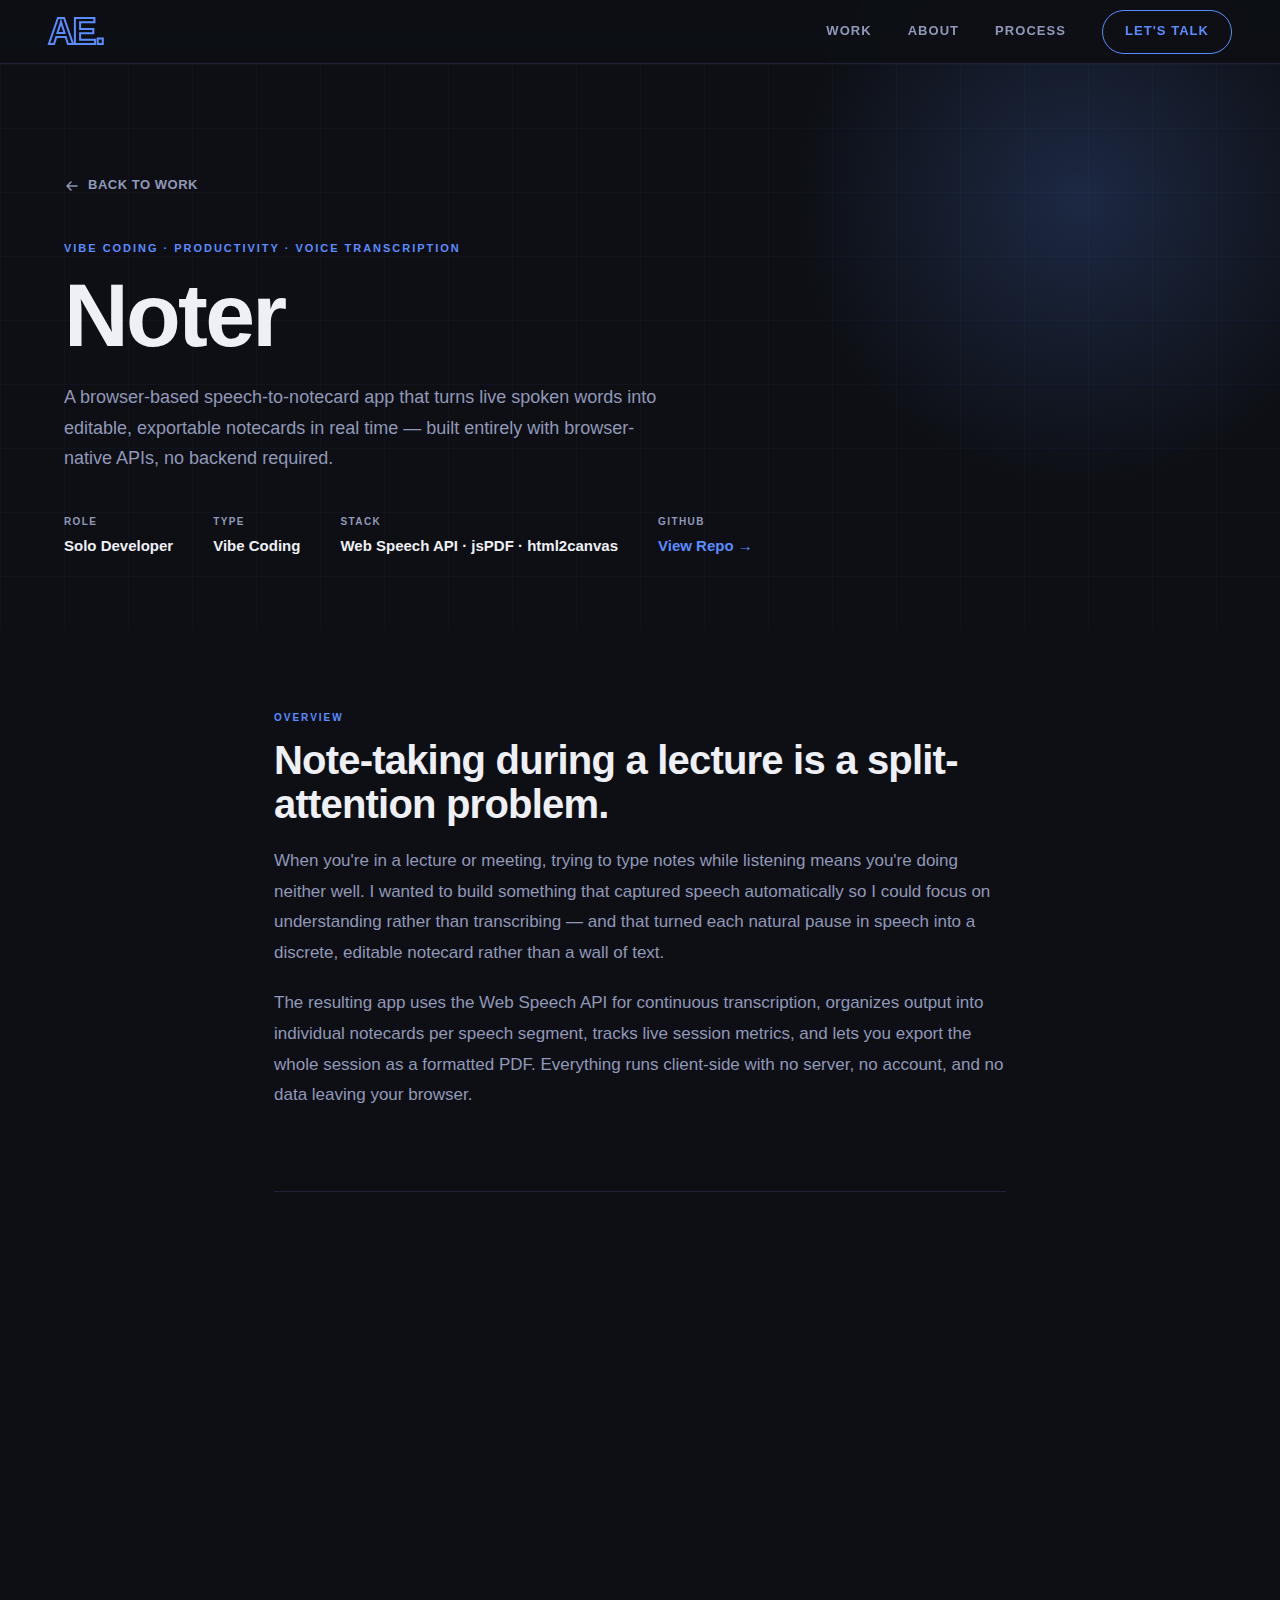
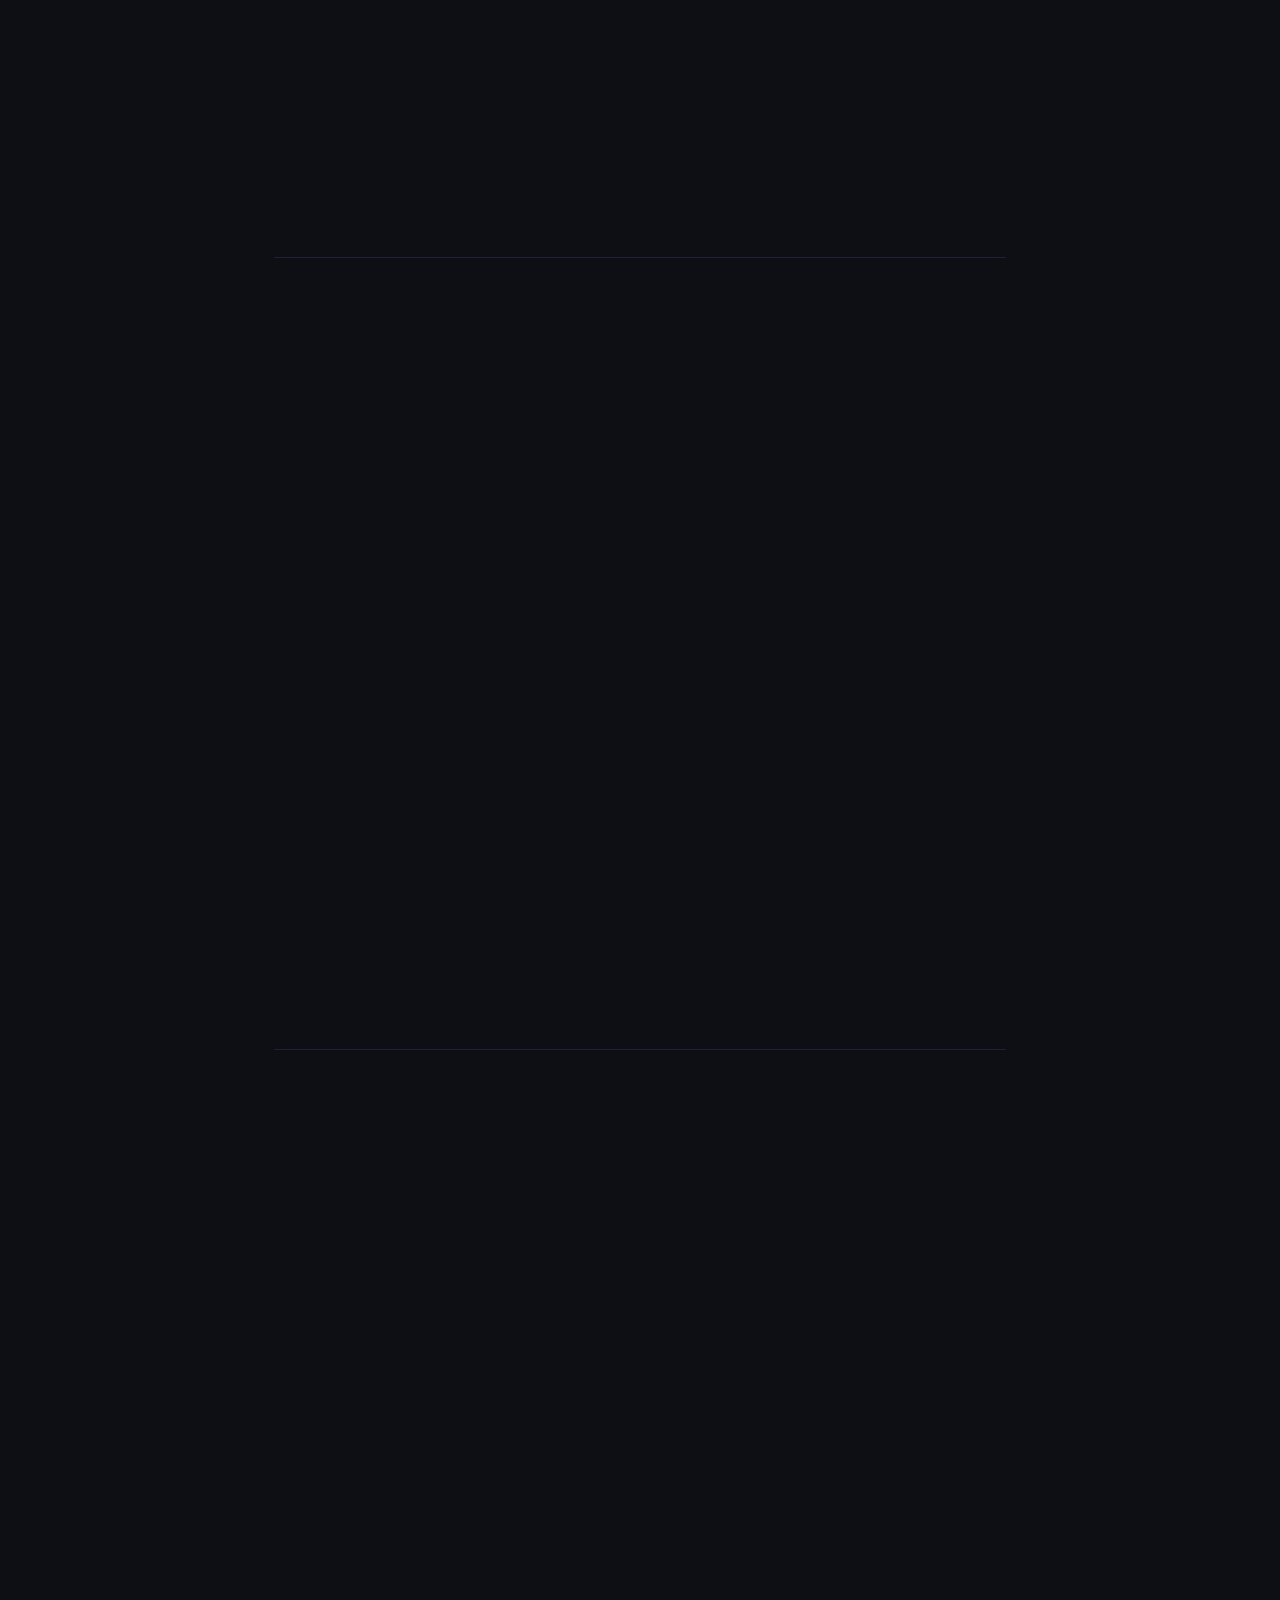
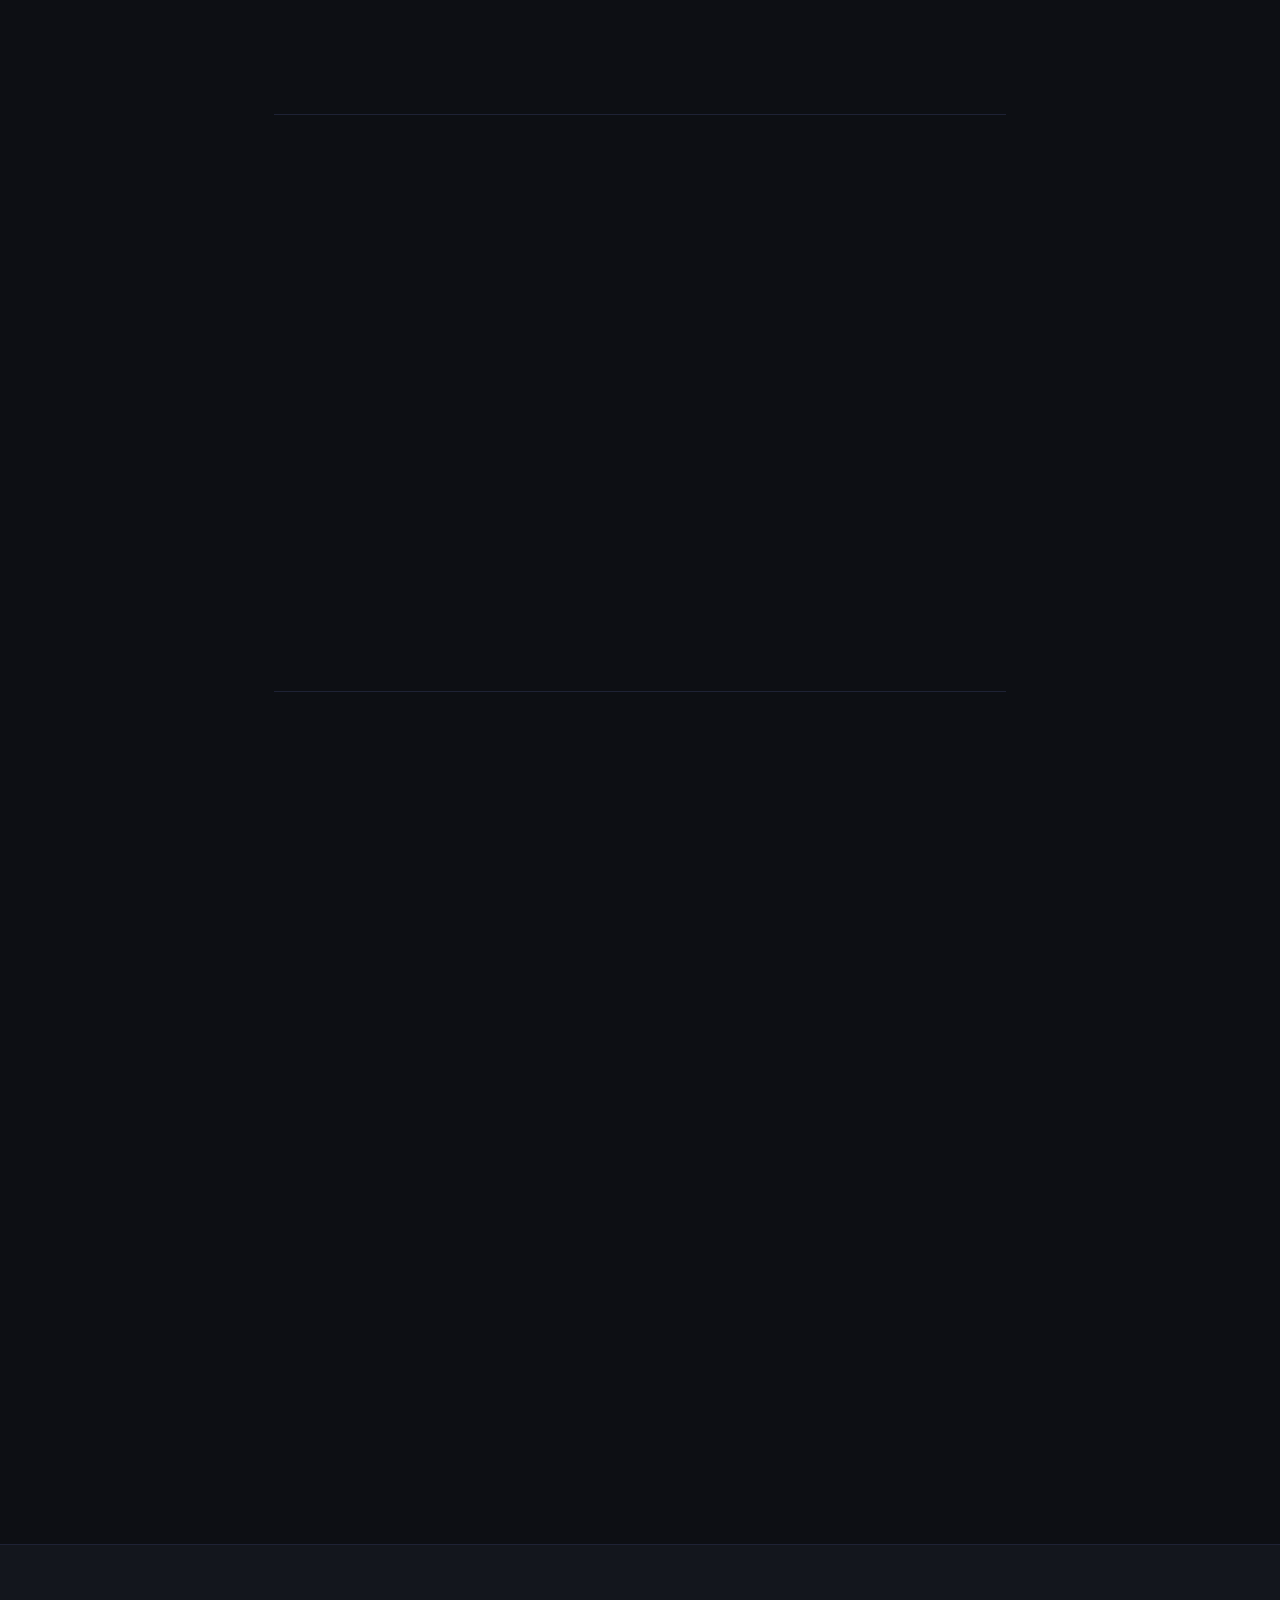
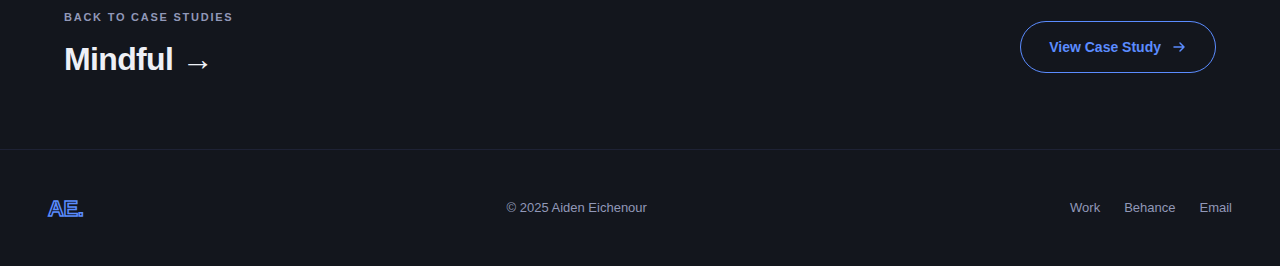
<file: noter.html>
<!DOCTYPE html>
<html lang="en">
  <head>
    <meta charset="UTF-8" />
    <!-- Favicon & App Icons -->
    <link rel="icon" href="favicon.ico" sizes="any" />
    <link rel="icon" href="favicon.svg" type="image/svg+xml" />
    <link rel="apple-touch-icon" href="favicon-180.png" />
    <link rel="manifest" href="site.webmanifest" />
    <meta name="viewport" content="width=device-width, initial-scale=1.0" />
    <!-- Security Headers (meta equivalents) -->
    <meta
      http-equiv="Content-Security-Policy"
      content="default-src 'self'; script-src 'self' 'unsafe-inline'; style-src 'self' 'unsafe-inline' https://fonts.googleapis.com; font-src https://fonts.gstatic.com; img-src 'self' data: https://framerusercontent.com https://mir-s3-cdn-cf.behance.net https://a5.behance.net https://pps.services.adobe.com; frame-src 'self'; connect-src 'self'; object-src 'none'; base-uri 'self'; form-action 'self';"
    />
    <meta http-equiv="X-Frame-Options" content="SAMEORIGIN" />
    <meta http-equiv="X-Content-Type-Options" content="nosniff" />
    <meta name="referrer" content="strict-origin-when-cross-origin" />
    <!-- SEO: Primary -->
    <meta
      name="description"
      content="A browser-based speech-to-notecard app using the Web Speech API, jsPDF, and html2canvas. Converts live speech into editable, exportable PDF notecards. No backend required."
    />
    <meta name="author" content="Aiden Eichenour" />
    <meta name="robots" content="index, follow" />
    <link rel="canonical" href="https://aideneichenour.com/noter.html" />

    <!-- SEO: Open Graph (LinkedIn, Facebook, iMessage) -->
    <meta property="og:type" content="article" />
    <meta
      property="og:title"
      content="Noter — Speech-to-Notecard App | Aiden Eichenour"
    />
    <meta
      property="og:description"
      content="A browser-based speech-to-notecard app using the Web Speech API, jsPDF, and html2canvas. Converts live speech into editable, exportable PDF notecards. No backend required."
    />
    <meta property="og:url" content="https://aideneichenour.com/noter.html" />
    <meta
      property="og:image"
      content="https://framerusercontent.com/images/M9KcGI4kWeHxaZew20YQVrxssgU.png"
    />
    <meta property="og:site_name" content="Aiden Eichenour Portfolio" />

    <!-- SEO: Twitter Card -->
    <meta name="twitter:card" content="summary_large_image" />
    <meta
      name="twitter:title"
      content="Noter — Speech-to-Notecard App | Aiden Eichenour"
    />
    <meta
      name="twitter:description"
      content="A browser-based speech-to-notecard app using the Web Speech API, jsPDF, and html2canvas. Converts live speech into editable, exportable PDF notecards. No backend required."
    />
    <meta
      name="twitter:image"
      content="https://framerusercontent.com/images/M9KcGI4kWeHxaZew20YQVrxssgU.png"
    />
    <meta name="twitter:creator" content="@aideneichenour" />
    <!-- SEO: JSON-LD Structured Data -->
    <script type="application/ld+json">
      {
        "@context": "https://schema.org",
        "@type": "Article",
        "headline": "Noter — Speech-to-Notecard App | Aiden Eichenour",
        "description": "A browser-based speech-to-notecard app using the Web Speech API, jsPDF, and html2canvas. Converts live speech into editable, exportable PDF notecards. No backend required.",
        "url": "https://aideneichenour.com/noter.html",
        "author": {
          "@type": "Person",
          "name": "Aiden Eichenour",
          "url": "https://aideneichenour.com"
        },
        "publisher": {
          "@type": "Person",
          "name": "Aiden Eichenour"
        },
        "image": "https://framerusercontent.com/images/M9KcGI4kWeHxaZew20YQVrxssgU.png"
      }
    </script>
    <title>Noter — Project Spotlight · Aiden Eichenour</title>
    <link rel="preconnect" href="https://fonts.googleapis.com" />
    <link rel="preconnect" href="https://fonts.gstatic.com" crossorigin />
    <link
      href="https://fonts.googleapis.com/css2?family=Syne:wght@400;600;700;800&family=DM+Sans:ital,opsz,wght@0,9..40,300;0,9..40,400;0,9..40,500;1,9..40,300&display=swap"
      rel="stylesheet"
    />
    <link rel="stylesheet" href="shared.css" />
    <style>
      .cs-step-list {
        list-style: none;
        display: flex;
        flex-direction: column;
        gap: 16px;
        margin: 24px 0;
      }
      .cs-step-list li {
        display: flex;
        align-items: flex-start;
        gap: 16px;
        font-size: 16px;
        color: var(--muted);
        line-height: 1.65;
      }
      .cs-step-list li::before {
        content: attr(data-n);
        font-family: var(--font-display);
        font-weight: 800;
        font-size: 13px;
        color: var(--accent);
        background: rgba(91, 140, 255, 0.1);
        border: 1px solid rgba(91, 140, 255, 0.2);
        border-radius: 6px;
        padding: 3px 10px;
        margin-top: 1px;
        flex-shrink: 0;
      }
      .cs-step-list li strong {
        color: var(--text);
      }
      .checklist {
        list-style: none;
        display: flex;
        flex-direction: column;
        gap: 12px;
        margin: 20px 0;
      }
      .checklist li {
        display: flex;
        align-items: flex-start;
        gap: 12px;
        font-size: 15px;
        color: var(--muted);
        line-height: 1.6;
      }
      .checklist li::before {
        content: "✅";
        flex-shrink: 0;
        font-size: 14px;
        margin-top: 2px;
      }
      .checklist li strong {
        color: var(--text);
      }
      .tech-grid {
        display: grid;
        grid-template-columns: repeat(2, 1fr);
        gap: 12px;
        margin: 24px 0;
      }
      .tech-card {
        background: var(--surface2);
        border: 1px solid var(--border);
        border-radius: 12px;
        padding: 20px;
      }
      .tech-card-icon {
        font-size: 24px;
        margin-bottom: 10px;
      }
      .tech-card-name {
        font-family: var(--font-display);
        font-size: 14px;
        font-weight: 700;
        margin-bottom: 4px;
      }
      .tech-card-desc {
        font-size: 12px;
        color: var(--muted);
        line-height: 1.55;
      }
      @media (max-width: 700px) {
        .tech-grid {
          grid-template-columns: 1fr;
        }
      }
    </style>
  </head>
  <body>
    <a href="#main-content" class="skip-link">Skip to main content</a>
    <div class="cursor" id="cursor"></div>
    <div class="cursor-ring" id="cursorRing"></div>

    <nav aria-label="Main navigation">
      <a href="index.html" class="nav-logo" aria-label="Aiden Eichenour — home"
        >AE.</a
      >
      <ul class="nav-links">
        <li><a href="index.html#projects">Work</a></li>
        <li><a href="index.html#about">About</a></li>
        <li><a href="index.html#process">Process</a></li>
        <li><a href="index.html#contact" class="nav-cta">Let's Talk</a></li>
      </ul>
      <button
        type="button"
        class="nav-hamburger"
        id="nav-hamburger"
        aria-expanded="false"
        aria-controls="nav-drawer"
        aria-label="Open navigation menu"
      >
        <span></span><span></span><span></span>
      </button>
    </nav>

    <nav class="nav-drawer" id="nav-drawer" aria-label="Mobile navigation">
      <a href="index.html#projects">Work</a>
      <a href="index.html#about">About</a>
      <a href="index.html#process">Process</a>
      <a href="index.html#contact">Let's Talk</a>
    </nav>

    <main id="main-content">
      <div class="cs-hero">
        <div class="cs-hero-bg"></div>
        <div
          class="cs-hero-blob"
          style="
            background: radial-gradient(
              ellipse at center,
              rgba(91, 140, 255, 0.2) 0%,
              transparent 68%
            );
          "
        ></div>
        <div class="cs-hero-content">
          <a href="index.html" class="cs-back">
            <svg
              aria-hidden="true"
              width="16"
              height="16"
              viewBox="0 0 16 16"
              fill="none"
            >
              <path
                d="M3 8h10M9 4l4 4-4 4"
                stroke="currentColor"
                stroke-width="1.5"
                stroke-linecap="round"
                stroke-linejoin="round"
              />
            </svg>
            Back to Work
          </a>
          <p class="cs-eyebrow">
            Vibe Coding · Productivity · Voice Transcription
          </p>
          <h1 class="cs-title">Noter</h1>
          <p class="cs-subtitle">
            A browser-based speech-to-notecard app that turns live spoken words
            into editable, exportable notecards in real time — built entirely
            with browser-native APIs, no backend required.
          </p>
          <div class="cs-meta-row">
            <div class="cs-meta-item">
              <span class="cs-meta-label">Role</span
              ><span class="cs-meta-value">Solo Developer</span>
            </div>
            <div class="cs-meta-item">
              <span class="cs-meta-label">Type</span
              ><span class="cs-meta-value">Vibe Coding</span>
            </div>
            <div class="cs-meta-item">
              <span class="cs-meta-label">Stack</span
              ><span class="cs-meta-value"
                >Web Speech API · jsPDF · html2canvas</span
              >
            </div>
            <div class="cs-meta-item">
              <span class="cs-meta-label">GitHub</span
              ><span class="cs-meta-value"
                ><a
                  href="https://github.com/aibreich/Noter"
                  target="_blank"
                  rel="noopener noreferrer"
                  style="color: var(--accent); text-decoration: none"
                  >View Repo →</a
                ></span
              >
            </div>
          </div>
        </div>
      </div>

      <!-- Hero image -->
      <!-- <div style="background:var(--surface); border-bottom:1px solid var(--border);">
  <div style="max-width:1100px; margin:0 auto; padding:0 64px;">
    <img
      src="https://framerusercontent.com/images/M9KcGI4kWeHxaZew20YQVrxssgU.png"
      alt="Noter speech-to-notecard interface"
      style="width:100%; display:block; border-radius:0 0 20px 20px; border:1px solid var(--border); border-top:none;"
    />
  </div>
</div> -->

      <div class="cs-body">
        <!-- Overview -->
        <div class="cs-section reveal">
          <p class="cs-section-label">Overview</p>
          <h2 class="cs-section-title">
            Note-taking during a lecture is a split-attention problem.
          </h2>
          <p class="cs-text">
            When you're in a lecture or meeting, trying to type notes while
            listening means you're doing neither well. I wanted to build
            something that captured speech automatically so I could focus on
            understanding rather than transcribing — and that turned each
            natural pause in speech into a discrete, editable notecard rather
            than a wall of text.
          </p>
          <p class="cs-text">
            The resulting app uses the Web Speech API for continuous
            transcription, organizes output into individual notecards per speech
            segment, tracks live session metrics, and lets you export the whole
            session as a formatted PDF. Everything runs client-side with no
            server, no account, and no data leaving your browser.
          </p>
        </div>

        <hr class="cs-divider" />

        <!-- The Problem -->
        <div class="cs-section reveal">
          <p class="cs-section-label">The Problem</p>
          <h2 class="cs-section-title">
            Transcription tools exist. None of them think in notecards.
          </h2>
          <p class="cs-text">
            Most transcription tools produce a single continuous stream of text
            — useful as a record, but hard to review, edit, or turn into
            something shareable. I wanted the structure of notecards (discrete,
            skimmable, individually editable) with the capture speed of speech
            recognition.
          </p>

          <div class="cs-two-col" style="margin-top: 28px">
            <div class="cs-card">
              <div class="cs-card-icon">📝</div>
              <h3 class="cs-card-title">The structure problem</h3>
              <p class="cs-card-text">
                A wall of auto-transcribed text requires heavy post-processing
                to be useful. I needed something that automatically chunked
                speech into logical units as it happened, without requiring
                manual editing after the fact.
              </p>
            </div>
            <div class="cs-card">
              <div class="cs-card-icon">📤</div>
              <h3 class="cs-card-title">The export problem</h3>
              <p class="cs-card-text">
                If notes can't leave the app, they're not really notes. The
                export needed to be clean, readable, and include metadata —
                timestamps, word counts, session duration — without requiring a
                backend to generate it.
              </p>
            </div>
          </div>
        </div>

        <hr class="cs-divider" />

        <!-- Tech Decisions -->
        <div class="cs-section reveal">
          <p class="cs-section-label">Technical Architecture</p>
          <h2 class="cs-section-title">
            Four APIs doing the work of a full backend.
          </h2>
          <p class="cs-text">
            The biggest constraint — and most interesting challenge — was
            achieving server-level features entirely in the browser.
            Transcription, PDF generation, canvas capture, and session
            persistence all needed to work without any external service.
          </p>

          <div class="tech-grid">
            <div class="tech-card">
              <div class="tech-card-icon">🎙️</div>
              <div class="tech-card-name">Web Speech API</div>
              <div class="tech-card-desc">
                Drives continuous real-time transcription. The
                <code style="font-family: monospace; font-size: 11px"
                  >onresult</code
                >
                event fires as speech segments complete, which triggers
                automatic notecard creation. Managing interim vs final results
                was the trickiest part.
              </div>
            </div>
            <div class="tech-card">
              <div class="tech-card-icon">📄</div>
              <div class="tech-card-name">jsPDF</div>
              <div class="tech-card-desc">
                Generates the PDF export entirely client-side. I structured the
                output with session metadata in the header, one notecard per
                block, and timestamps alongside each entry for easy review.
              </div>
            </div>
            <div class="tech-card">
              <div class="tech-card-icon">🖼️</div>
              <div class="tech-card-name">html2canvas</div>
              <div class="tech-card-desc">
                Captures the rendered notecard layout as a canvas image before
                handing off to jsPDF — preserving formatting and visual
                structure in the exported document rather than just raw text.
              </div>
            </div>
            <div class="tech-card">
              <div class="tech-card-icon">💾</div>
              <div class="tech-card-name">Client-Side State</div>
              <div class="tech-card-desc">
                All session data lives in memory during use. No localStorage
                dependency — each session is intentionally ephemeral unless
                exported, which felt right for the use case of lecture or
                meeting notes.
              </div>
            </div>
          </div>
        </div>

        <hr class="cs-divider" />

        <!-- Features -->
        <div class="cs-section reveal">
          <p class="cs-section-label">Features</p>
          <h2 class="cs-section-title">
            Designed around one core flow: speak, review, export.
          </h2>

          <ul class="cs-step-list">
            <li data-n="01">
              <span
                ><strong>Live transcription to notecards</strong> — as you
                speak, each speech segment becomes its own card. Natural pauses
                define the boundaries, so cards map roughly to complete thoughts
                rather than arbitrary time slices.</span
              >
            </li>
            <li data-n="02">
              <span
                ><strong>Inline editing</strong> — every notecard is immediately
                editable after creation. Mis-transcriptions, filler words, or
                incomplete sentences can be fixed before export without
                interrupting the session.</span
              >
            </li>
            <li data-n="03">
              <span
                ><strong>Live session metrics</strong> — total word count,
                character count, and card count update continuously as you
                speak. Useful feedback for pacing in lectures and
                presentations.</span
              >
            </li>
            <li data-n="04">
              <span
                ><strong>PDF export via jsPDF + html2canvas</strong> — exports
                the full session as a formatted document with timestamps, word
                counts, and all notecard content. Designed to be shareable
                without further editing.</span
              >
            </li>
            <li data-n="05">
              <span
                ><strong>Session management</strong> — each session is
                timestamped from start. The entire session can be cleared and
                restarted without a page reload.</span
              >
            </li>
          </ul>
        </div>

        <hr class="cs-divider" />

        <!-- Challenges -->
        <div class="cs-section reveal">
          <p class="cs-section-label">Challenges</p>
          <h2 class="cs-section-title">
            Continuous streaming transcription is messier than it looks.
          </h2>
          <p class="cs-text">
            The Web Speech API fires two types of results — interim (still being
            processed) and final (committed). Interim results update rapidly and
            shouldn't create notecards; final results should. Getting that
            distinction right — and handling the edge cases where speech
            recognition restarts mid-sentence or returns a final result that's
            actually still partial — took significantly more work than the
            initial implementation.
          </p>
          <p class="cs-text">
            The PDF export pipeline had its own challenges.
            <code
              style="
                font-family: monospace;
                background: var(--surface2);
                padding: 2px 7px;
                border-radius: 4px;
                font-size: 14px;
              "
              >html2canvas</code
            >
            captures the DOM at a point in time, which means any late-rendering
            fonts or images can produce blank areas in the export. Preloading
            fonts and ensuring all content was fully rendered before triggering
            the capture solved it — but finding that was a few hours of
            debugging.
          </p>
        </div>

        <hr class="cs-divider" />

        <!-- Reflections -->
        <div class="cs-section reveal">
          <p class="cs-section-label">What I Learned</p>
          <h2 class="cs-section-title">
            Designing for real-time input requires thinking differently.
          </h2>
          <p class="cs-text">
            Most UI design assumes the user is in control of input timing — they
            type, click, or tap when they're ready. With live speech
            transcription, input arrives continuously and unpredictably.
            Designing a UI that handles that gracefully — displaying interim
            results without flickering, creating cards at the right moments,
            staying visually calm while data is streaming — required a different
            mental model than standard form-based interfaces.
          </p>
          <p class="cs-text">
            This project also gave me real experience with multi-library
            integration at the browser level. Coordinating jsPDF and html2canvas
            — libraries that each have their own async model — taught me to
            think carefully about execution order and render state in ways that
            pure vanilla projects don't surface.
          </p>

          <div class="cs-callout">
            Good real-time UX feels inevitable — like the interface already knew
            what you were going to say.
          </div>

          <div class="cs-tags">
            <span class="process-tag">Web Speech API</span>
            <span class="process-tag">jsPDF</span>
            <span class="process-tag">html2canvas</span>
            <span class="process-tag">Real-Time UI</span>
            <span class="process-tag">Client-Side Architecture</span>
            <span class="process-tag">PDF Export</span>
            <span class="process-tag">Accessibility</span>
          </div>
        </div>
      </div>

      <!-- Next project -->
      <div class="cs-next">
        <div>
          <p class="cs-next-label">Back to Case Studies</p>
          <h2 class="cs-next-title">Mindful →</h2>
        </div>
        <a href="mindful.html" class="cs-next-link">
          View Case Study
          <svg width="16" height="16" viewBox="0 0 16 16" fill="none">
            <path
              d="M3 8h10M9 4l4 4-4 4"
              stroke="currentColor"
              stroke-width="1.5"
              stroke-linecap="round"
              stroke-linejoin="round"
            />
          </svg>
        </a>
      </div>
    </main>

    <footer>
      <div class="footer-logo">AE.</div>
      <p class="footer-copy">&copy; 2025 Aiden Eichenour</p>
      <div class="footer-links">
        <a href="index.html#projects">Work</a>
        <a
          href="https://www.behance.net/gallery/240278629/Lumen-Planner-A-smart-weekly-medicine-organizer"
          target="_blank"
          rel="noopener noreferrer"
          >Behance</a
        >
        <a href="/cdn-cgi/l/email-protection#87e6eee5f5e2eee4efc7eef2a9e2e3f2"
          >Email</a
        >
      </div>
    </footer>

    <script src="shared.js"></script>
  </body>
</html>
</file>
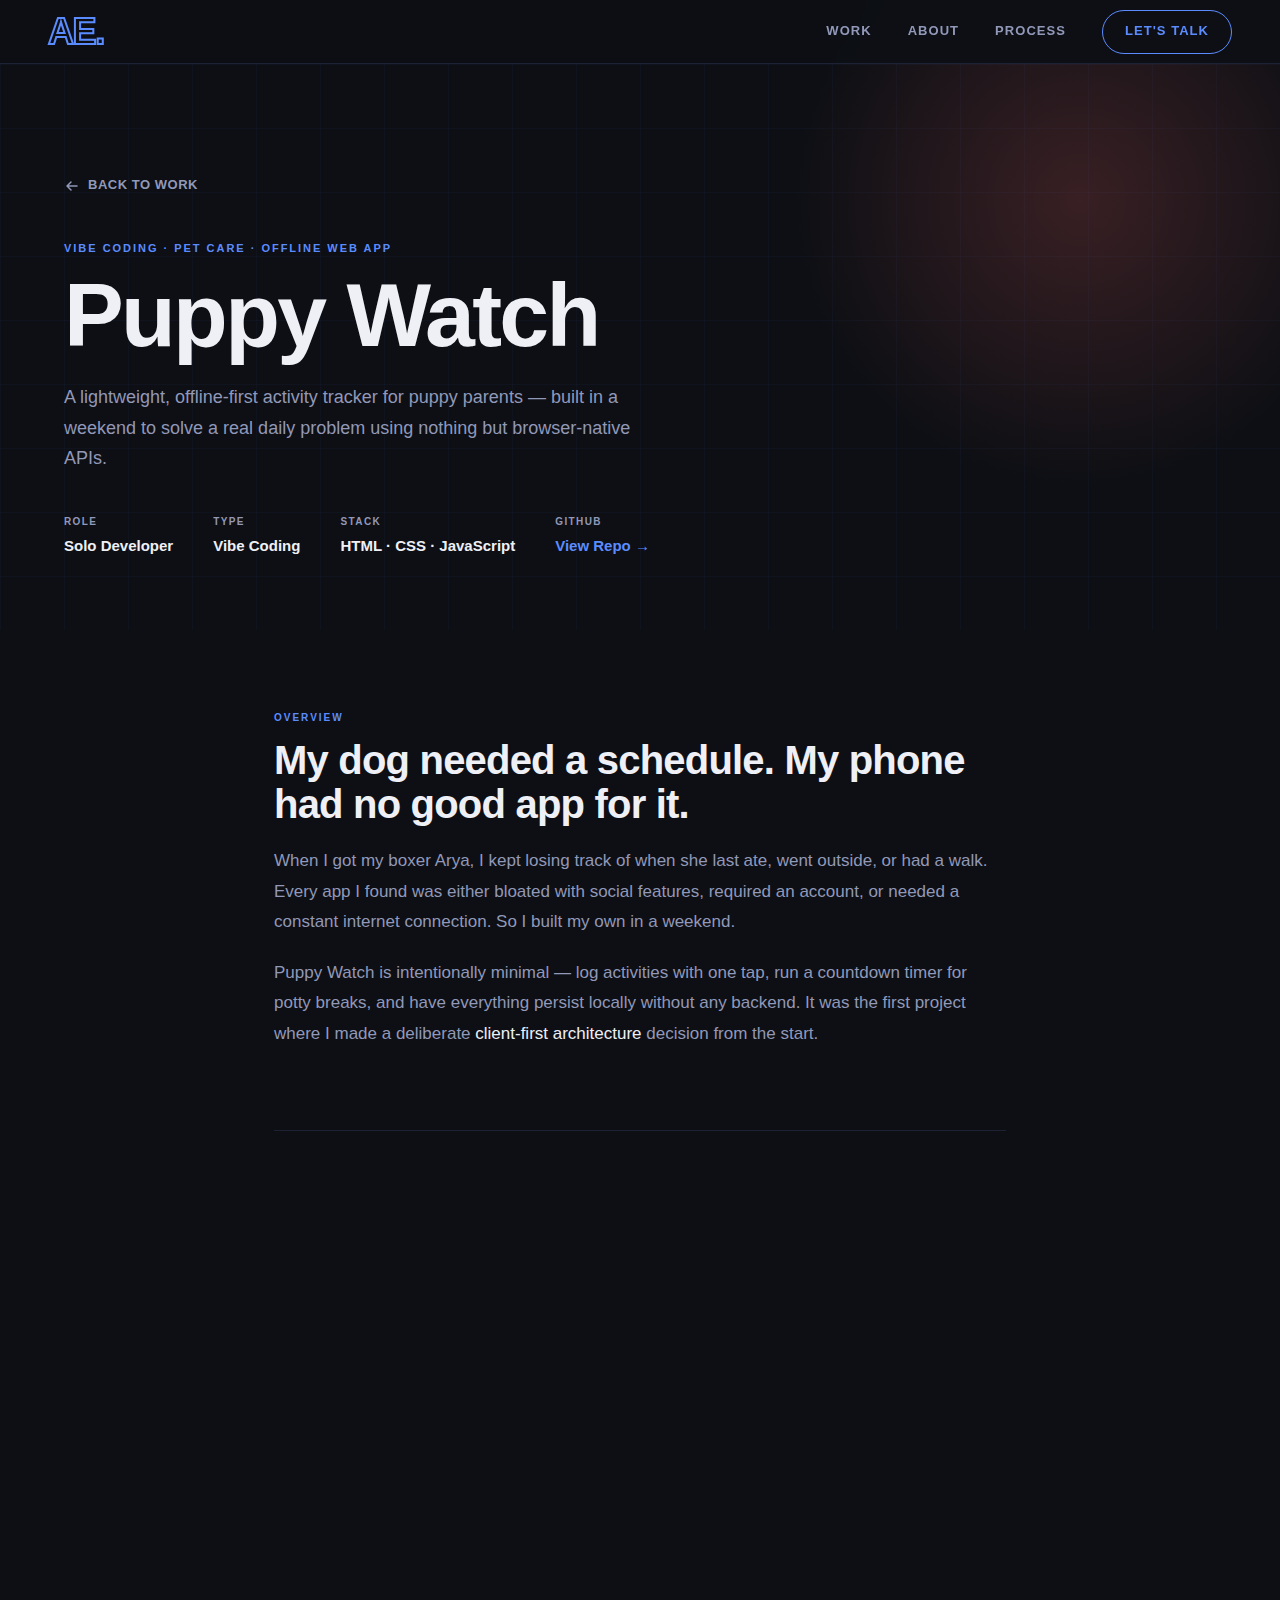
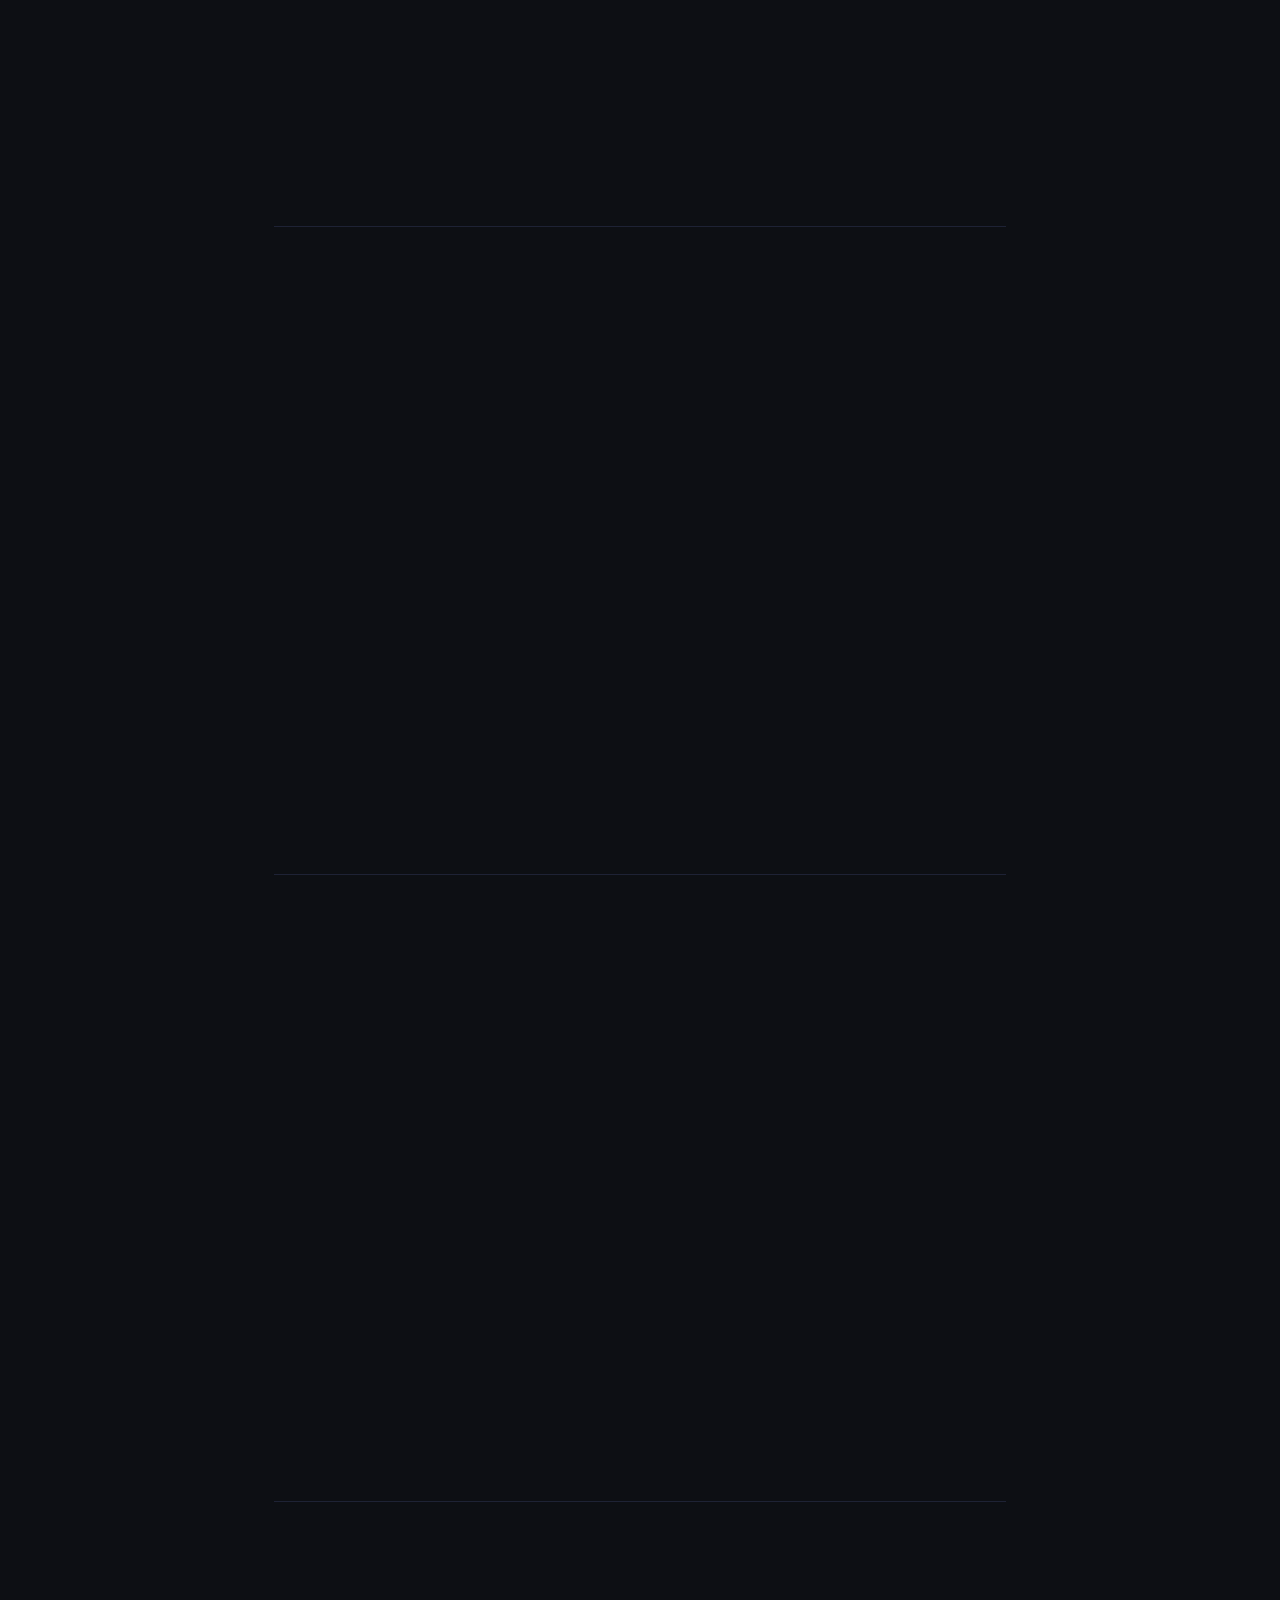
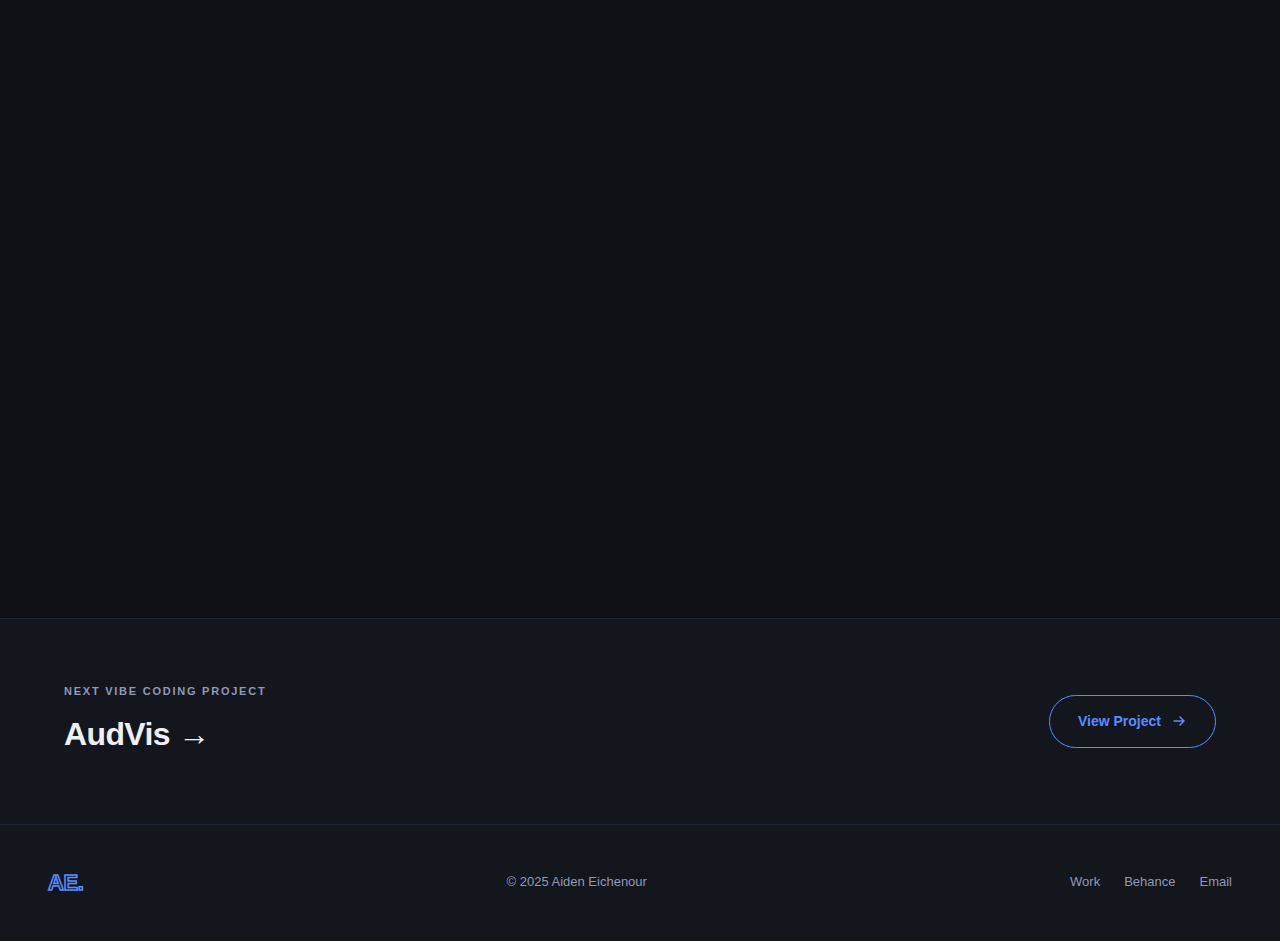
<file: puppywatch.html>
<!DOCTYPE html>
<html lang="en">
<head>
<meta charset="UTF-8" />
  <!-- Favicon & App Icons -->
  <link rel="icon" href="favicon.ico" sizes="any" />
  <link rel="icon" href="favicon.svg" type="image/svg+xml" />
  <link rel="apple-touch-icon" href="favicon-180.png" />
  <link rel="manifest" href="site.webmanifest" />
<meta name="viewport" content="width=device-width, initial-scale=1.0" />
  <!-- Security Headers (meta equivalents) -->
  <meta http-equiv="Content-Security-Policy" content="default-src 'self'; script-src 'self' 'unsafe-inline'; style-src 'self' 'unsafe-inline' https://fonts.googleapis.com; font-src https://fonts.gstatic.com; img-src 'self' data: https://framerusercontent.com https://mir-s3-cdn-cf.behance.net https://a5.behance.net https://pps.services.adobe.com; frame-src 'self'; connect-src 'self'; object-src 'none'; base-uri 'self'; form-action 'self';" />
  <meta http-equiv="X-Frame-Options" content="SAMEORIGIN" />
  <meta http-equiv="X-Content-Type-Options" content="nosniff" />
  <meta name="referrer" content="strict-origin-when-cross-origin" />
  <!-- SEO: Primary -->
  <meta name="description" content="A lightweight offline-first puppy activity tracker built with localStorage and Web Notifications API. One-tap logging, potty countdown timer, persistent history. No backend." />
  <meta name="author" content="Aiden Eichenour" />
  <meta name="robots" content="index, follow" />
  <link rel="canonical" href="https://aideneichenour.com/puppywatch.html" />

  <!-- SEO: Open Graph (LinkedIn, Facebook, iMessage) -->
  <meta property="og:type" content="article" />
  <meta property="og:title" content="Puppy Watch — Offline Pet Tracker | Aiden Eichenour" />
  <meta property="og:description" content="A lightweight offline-first puppy activity tracker built with localStorage and Web Notifications API. One-tap logging, potty countdown timer, persistent history. No backend." />
  <meta property="og:url" content="https://aideneichenour.com/puppywatch.html" />
  <meta property="og:image" content="https://framerusercontent.com/images/vRBoLnejJNhBNPTBIfluw5ziaX8.png" />
  <meta property="og:site_name" content="Aiden Eichenour Portfolio" />

  <!-- SEO: Twitter Card -->
  <meta name="twitter:card" content="summary_large_image" />
  <meta name="twitter:title" content="Puppy Watch — Offline Pet Tracker | Aiden Eichenour" />
  <meta name="twitter:description" content="A lightweight offline-first puppy activity tracker built with localStorage and Web Notifications API. One-tap logging, potty countdown timer, persistent history. No backend." />
  <meta name="twitter:image" content="https://framerusercontent.com/images/vRBoLnejJNhBNPTBIfluw5ziaX8.png" />
  <meta name="twitter:creator" content="@aideneichenour" />
  <!-- SEO: JSON-LD Structured Data -->
  <script type="application/ld+json">
  {
    "@context": "https://schema.org",
    "@type": "Article",
    "headline": "Puppy Watch — Offline Pet Tracker | Aiden Eichenour",
    "description": "A lightweight offline-first puppy activity tracker built with localStorage and Web Notifications API. One-tap logging, potty countdown timer, persistent history. No backend.",
    "url": "https://aideneichenour.com/puppywatch.html",
    "author": {
      "@type": "Person",
      "name": "Aiden Eichenour",
      "url": "https://aideneichenour.com"
    },
    "publisher": {
      "@type": "Person",
      "name": "Aiden Eichenour"
    },
    "image": "https://framerusercontent.com/images/vRBoLnejJNhBNPTBIfluw5ziaX8.png"
  }
  </script>
<title>Puppy Watch — Project Spotlight · Aiden Eichenour</title>
<link rel="preconnect" href="https://fonts.googleapis.com" />
<link rel="preconnect" href="https://fonts.gstatic.com" crossorigin />
<link href="https://fonts.googleapis.com/css2?family=Syne:wght@400;600;700;800&family=DM+Sans:ital,opsz,wght@0,9..40,300;0,9..40,400;0,9..40,500;1,9..40,300&display=swap" rel="stylesheet" />
<link rel="stylesheet" href="shared.css" />
<style>
  .cs-step-list { list-style: none; display: flex; flex-direction: column; gap: 16px; margin: 24px 0; }
  .cs-step-list li { display: flex; align-items: flex-start; gap: 16px; font-size: 16px; color: var(--muted); line-height: 1.65; }
  .cs-step-list li::before { content: attr(data-n); font-family: var(--font-display); font-weight: 800; font-size: 13px; color: var(--accent); background: rgba(91,140,255,0.1); border: 1px solid rgba(91,140,255,0.2); border-radius: 6px; padding: 3px 10px; margin-top: 1px; flex-shrink: 0; }
  .cs-step-list li strong { color: var(--text); }
  .checklist { list-style: none; display: flex; flex-direction: column; gap: 12px; margin: 20px 0; }
  .checklist li { display: flex; align-items: flex-start; gap: 12px; font-size: 15px; color: var(--muted); line-height: 1.6; }
  .checklist li::before { content: '✅'; flex-shrink: 0; font-size: 14px; margin-top: 2px; }
  .checklist li strong { color: var(--text); }
  .tech-grid { display: grid; grid-template-columns: repeat(3, 1fr); gap: 12px; margin: 24px 0; }
  .tech-card { background: var(--surface2); border: 1px solid var(--border); border-radius: 12px; padding: 20px; }
  .tech-card-icon { font-size: 24px; margin-bottom: 10px; }
  .tech-card-name { font-family: var(--font-display); font-size: 14px; font-weight: 700; margin-bottom: 4px; }
  .tech-card-desc { font-size: 12px; color: var(--muted); line-height: 1.55; }
  @media (max-width: 700px) { .tech-grid { grid-template-columns: 1fr; } }
</style>
</head>
<body>
<a href="#main-content" class="skip-link">Skip to main content</a>
<div class="cursor" id="cursor"></div>
<div class="cursor-ring" id="cursorRing"></div>

<nav aria-label="Main navigation">
  <a href="index.html" class="nav-logo" aria-label="Aiden Eichenour — home">AE.</a>
  <ul class="nav-links">
    <li><a href="index.html#projects">Work</a></li>
    <li><a href="index.html#about">About</a></li>
    <li><a href="index.html#process">Process</a></li>
    <li><a href="index.html#contact" class="nav-cta">Let's Talk</a></li>
  </ul>
  <button type="button" class="nav-hamburger" id="nav-hamburger" aria-expanded="false" aria-controls="nav-drawer" aria-label="Open navigation menu">
    <span></span><span></span><span></span>
  </button>
</nav>

<nav class="nav-drawer" id="nav-drawer" aria-label="Mobile navigation">
  <a href="index.html#projects">Work</a>
  <a href="index.html#about">About</a>
  <a href="index.html#process">Process</a>
  <a href="index.html#contact">Let's Talk</a>
</nav>

<main id="main-content">
<div class="cs-hero">
  <div class="cs-hero-bg"></div>
  <div class="cs-hero-blob" style="background: radial-gradient(ellipse at center, rgba(255,107,107,0.18) 0%, transparent 68%);"></div>
  <div class="cs-hero-content">
    <a href="index.html" class="cs-back">
      <svg aria-hidden="true" width="16" height="16" viewBox="0 0 16 16" fill="none"><path d="M3 8h10M9 4l4 4-4 4" stroke="currentColor" stroke-width="1.5" stroke-linecap="round" stroke-linejoin="round"/></svg>
      Back to Work
    </a>
    <p class="cs-eyebrow">Vibe Coding · Pet Care · Offline Web App</p>
    <h1 class="cs-title">Puppy Watch</h1>
    <p class="cs-subtitle">A lightweight, offline-first activity tracker for puppy parents — built in a weekend to solve a real daily problem using nothing but browser-native APIs.</p>
    <div class="cs-meta-row">
      <div class="cs-meta-item"><span class="cs-meta-label">Role</span><span class="cs-meta-value">Solo Developer</span></div>
      <div class="cs-meta-item"><span class="cs-meta-label">Type</span><span class="cs-meta-value">Vibe Coding</span></div>
      <div class="cs-meta-item"><span class="cs-meta-label">Stack</span><span class="cs-meta-value">HTML · CSS · JavaScript</span></div>
      <div class="cs-meta-item"><span class="cs-meta-label">GitHub</span><span class="cs-meta-value"><a href="https://github.com/aibreich/puppyWatch" target="_blank" rel="noopener noreferrer" style="color:var(--accent); text-decoration:none;">View Repo →</a></span></div>
    </div>
  </div>
</div>

<!-- Hero image -->
<!-- <div style="background:var(--surface); border-bottom:1px solid var(--border);">
  <div style="max-width:1100px; margin:0 auto; padding:0 64px;">
    <img
      src="https://framerusercontent.com/images/vRBoLnejJNhBNPTBIfluw5ziaX8.png"
      alt="Puppy Watch app interface"
      style="width:100%; display:block; border-radius:0 0 20px 20px; border:1px solid var(--border); border-top:none;"
    />
  </div>
</div> -->

<div class="cs-body">

  <!-- Overview -->
  <div class="cs-section reveal">
    <p class="cs-section-label">Overview</p>
    <h2 class="cs-section-title">My dog needed a schedule. My phone had no good app for it.</h2>
    <p class="cs-text">When I got my boxer Arya, I kept losing track of when she last ate, went outside, or had a walk. Every app I found was either bloated with social features, required an account, or needed a constant internet connection. So I built my own in a weekend.</p>
    <p class="cs-text">Puppy Watch is intentionally minimal — log activities with one tap, run a countdown timer for potty breaks, and have everything persist locally without any backend. It was the first project where I made a deliberate <strong>client-first architecture</strong> decision from the start.</p>
  </div>

  <hr class="cs-divider" />

  <!-- The Problem -->
  <div class="cs-section reveal">
    <p class="cs-section-label">The Problem</p>
    <h2 class="cs-section-title">Puppy routines are time-critical. Existing tools made them complicated.</h2>
    <p class="cs-text">Young puppies need to go outside every 1–2 hours. Missing that window reliably leads to accidents. The problem isn't awareness — it's that when you're busy, you genuinely lose track. I needed something I could tap in under 2 seconds that would also remind me when the next break was due.</p>

    <div class="cs-two-col" style="margin-top:28px;">
      <div class="cs-card">
        <div class="cs-card-icon">😤</div>
        <h3 class="cs-card-title">What existing apps got wrong</h3>
        <p class="cs-card-text">Most pet trackers required accounts, pushed notifications through cloud services, or buried the core logging action behind several taps. Privacy concerns and offline reliability were afterthoughts.</p>
      </div>
      <div class="cs-card">
        <div class="cs-card-icon">🎯</div>
        <h3 class="cs-card-title">What I actually needed</h3>
        <p class="cs-card-text">One-tap logging, a visible countdown timer, a running activity history — all of it working offline, with no login, and no data leaving the device. Simple enough to use half-asleep at 6am.</p>
      </div>
    </div>
  </div>

  <hr class="cs-divider" />

  <!-- Tech Decisions -->
  <div class="cs-section reveal">
    <p class="cs-section-label">Technical Decisions</p>
    <h2 class="cs-section-title">Every API choice was intentional.</h2>
    <p class="cs-text">I constrained myself to zero dependencies and zero backend — which forced me to think carefully about which browser APIs could replace what I'd normally reach for a server to do.</p>

    <div class="tech-grid">
      <div class="tech-card">
        <div class="tech-card-icon">💾</div>
        <div class="tech-card-name">localStorage API</div>
        <div class="tech-card-desc">All activity logs and timer state persist across sessions entirely on-device. No cloud sync, no accounts, no data exposure. Privacy-first by design.</div>
      </div>
      <div class="tech-card">
        <div class="tech-card-icon">🔔</div>
        <div class="tech-card-name">Web Notifications API</div>
        <div class="tech-card-desc">When the potty timer ends, the browser fires a native notification — even if the tab is in the background. No push service or server required.</div>
      </div>
      <div class="tech-card">
        <div class="tech-card-icon">⌨️</div>
        <div class="tech-card-name">Keyboard Shortcuts</div>
        <div class="tech-card-desc">Ctrl/Cmd + Space starts and pauses the timer. Power users shouldn't have to reach for the mouse to do the most common action in the app.</div>
      </div>
    </div>

    <p class="cs-text">The timer itself uses <code style="font-family:monospace; background:var(--surface2); padding:2px 7px; border-radius:4px; font-size:14px;">setInterval</code> with a correction loop to account for browser throttling of background tabs — something I didn't expect to need until I noticed the timer drifting after switching apps on mobile.</p>
  </div>

  <hr class="cs-divider" />

  <!-- What I Built -->
  <div class="cs-section reveal">
    <p class="cs-section-label">Features</p>
    <h2 class="cs-section-title">Small surface area, complete experience.</h2>
    <p class="cs-text">I kept the feature set tight on purpose — every addition had to justify itself against the goal of sub-2-second logging.</p>
    <ul class="checklist">
      <li><strong>One-tap activity logging</strong> — potty breaks, walks, and feedings each get a dedicated button. Each tap timestamps and stores the entry immediately.</li>
      <li><strong>Potty countdown timer</strong> — start, pause, resume, and reset with visual progress feedback. Fires a Web Notification on completion.</li>
      <li><strong>Persistent activity history</strong> — a scrollable log of every entry with timestamps, stored in localStorage and available across sessions.</li>
      <li><strong>Fully offline</strong> — no internet required after the initial page load. Works as a mobile browser bookmark without any PWA setup.</li>
      <li><strong>Keyboard shortcuts</strong> — Ctrl/Cmd + Space for timer control, making it fast to use without breaking focus.</li>
    </ul>
  </div>

  <hr class="cs-divider" />

  <!-- Reflections -->
  <div class="cs-section reveal">
    <p class="cs-section-label">What I Learned</p>
    <h2 class="cs-section-title">Constraints made it better.</h2>
    <p class="cs-text">The no-backend constraint forced me to think seriously about data architecture upfront. Deciding what to store, when to write, and how to handle edge cases like a cleared localStorage session made me a more deliberate engineer.</p>
    <p class="cs-text">I also learned that responsive design and offline support aren't just technical checkboxes — they're promises you make to the user. Someone reaching for this at 6am with one eye open needs it to just work, on whatever device is nearest.</p>

    <div class="cs-callout">The best UX for a utility app is the one you don't notice — because it never makes you think.</div>

    <div class="cs-tags">
      <span class="process-tag">HTML / CSS / JS</span>
      <span class="process-tag">localStorage API</span>
      <span class="process-tag">Web Notifications API</span>
      <span class="process-tag">Offline-First</span>
      <span class="process-tag">Client-Side Architecture</span>
      <span class="process-tag">Responsive Design</span>
    </div>
  </div>

</div>

<!-- Next project -->
<div class="cs-next">
  <div>
    <p class="cs-next-label">Next Vibe Coding Project</p>
    <h2 class="cs-next-title">AudVis →</h2>
  </div>
  <a href="audvis.html" class="cs-next-link">
    View Project
    <svg width="16" height="16" viewBox="0 0 16 16" fill="none"><path d="M3 8h10M9 4l4 4-4 4" stroke="currentColor" stroke-width="1.5" stroke-linecap="round" stroke-linejoin="round"/></svg>
  </a>
</div>

</main>

<footer>
  <div class="footer-logo">AE.</div>
  <p class="footer-copy">&copy; 2025 Aiden Eichenour</p>
  <div class="footer-links">
    <a href="index.html#projects">Work</a>
    <a href="https://www.behance.net/gallery/240278629/Lumen-Planner-A-smart-weekly-medicine-organizer" target="_blank" rel="noopener noreferrer">Behance</a>
    <a href="/cdn-cgi/l/email-protection#e889818a9a8d818b80a8819dc68d8c9d">Email</a>
  </div>
</footer>

<script src="shared.js"></script>
</body>
</html>
</file>
<file: shared.css>
/* ── shared.css — Aiden Eichenour Portfolio ── */
:root {
  --bg: #0d0f14;
  --surface: #13161d;
  --surface2: #1c2030;
  --accent: #5b8cff;          /* passes on dark bg (6:1+) */
  --accent-dark: #1a3a8f;     /* contact section bg — white hits 10:1 on this */
  --accent-glow: rgba(91,140,255,0.18);
  --accent2: #ff6b6b;
  --text: #eef0f6;
  --muted: #9198b8;           /* 6.7:1 on bg — passes AA */
  --border: #1e2235;
  --font-display: 'Syne', sans-serif;
  --font-body: 'DM Sans', sans-serif;
}

*, *::before, *::after { box-sizing: border-box; margin: 0; padding: 0; }
html { scroll-behavior: smooth; overflow-x: hidden; }

body {
  background: var(--bg);
  color: var(--text);
  font-family: var(--font-body);
  font-size: 16px;
  line-height: 1.6;
}

/* ── Reduced motion ── */
@media (prefers-reduced-motion: reduce) {
  *, *::before, *::after { animation-duration: 0.01ms !important; transition-duration: 0.01ms !important; }
}

/* ── Custom cursor ── */
.has-mouse body { cursor: none; }
.cursor, .cursor-ring { display: none; }
.has-mouse .cursor {
  display: block; width: 14px; height: 14px;
  background: #fff; border-radius: 50%;
  position: fixed; top: 0; left: 0;
  pointer-events: none; z-index: 9999;
  mix-blend-mode: difference;
  transition: width 0.2s, height 0.2s;
  transform: translate(-50%, -50%);
  will-change: transform;
}
.has-mouse .cursor-ring {
  display: block; width: 44px; height: 44px;
  border: 1.5px solid rgba(255,255,255,0.55); border-radius: 50%;
  position: fixed; top: 0; left: 0;
  pointer-events: none; z-index: 9998;
  mix-blend-mode: difference;
  transform: translate(-50%, -50%);
  will-change: transform;
}
.has-mouse .cursor.hovered { width: 30px; height: 30px; }
@media (hover: none) and (pointer: coarse) {
  body { cursor: auto !important; }
  .cursor, .cursor-ring { display: none !important; }
}

/* ── Skip link (WCAG 2.4.1) ── */
.skip-link {
  position: fixed; top: -100px; left: 20px; z-index: 99999;
  background: var(--accent); color: #fff;
  font-family: var(--font-display); font-weight: 700; font-size: 14px;
  padding: 12px 24px; border-radius: 8px; text-decoration: none;
  transition: top 0.2s;
}
.skip-link:focus { top: 20px; }

/* ── Focus styles (WCAG 2.4.7) ── */
*:focus-visible { outline: 2px solid var(--accent); outline-offset: 3px; border-radius: 4px; }
*:focus:not(:focus-visible) { outline: none; }

/* ── Nav ── */
nav[aria-label="Main navigation"] {
  position: fixed; top: 0; left: 0; right: 0; z-index: 10000;
  display: flex; align-items: center; justify-content: space-between;
  padding: 0 clamp(20px, 4vw, 48px); height: 64px;
  background: rgba(13,15,20,0.94);
  backdrop-filter: blur(14px); -webkit-backdrop-filter: blur(14px);
  border-bottom: 1px solid var(--border);
}
.nav-logo {
  font-family: var(--font-display); font-weight: 800;
  font-size: clamp(26px, 3vw, 36px); line-height: 1; letter-spacing: -0.04em;
  text-decoration: none;
  -webkit-text-stroke: 2px var(--accent); color: transparent;
  transition: color 0.25s, -webkit-text-stroke-color 0.25s;
}
.nav-logo:hover { color: var(--accent); -webkit-text-stroke-color: transparent; }

.nav-links { display: flex; gap: clamp(20px, 3vw, 36px); list-style: none; }
/* WCAG fix: nav links must have a visible non-stroke color for screen readers & high-contrast */
.nav-links a {
  font-size: 13px; font-weight: 600; letter-spacing: 0.08em;
  text-transform: uppercase; text-decoration: none;
  color: var(--muted);
  transition: color 0.22s;
  min-height: 44px; display: inline-flex; align-items: center;
}
.nav-links a:hover { color: var(--text); }

.nav-cta {
  color: var(--accent) !important;
  border: 1.5px solid var(--accent); padding: 7px 22px;
  border-radius: 100px; font-weight: 700 !important;
  background: transparent !important;
  transition: color 0.22s, background 0.22s, border-color 0.22s !important;
}
.nav-cta:hover {
  background: var(--accent) !important; color: #fff !important;
  border-color: var(--accent) !important;
}

/* ── Mobile nav hamburger ── */
.nav-hamburger {
  display: none; flex-direction: column; gap: 5px;
  background: none; border: none; cursor: pointer; padding: 8px;
  min-width: 44px; min-height: 44px; align-items: center; justify-content: center;
}
.nav-hamburger span {
  display: block; width: 22px; height: 2px;
  background: var(--muted); border-radius: 2px;
  transform-origin: center;
  transition: transform 0.3s cubic-bezier(0.16,1,0.3,1), opacity 0.2s, background 0.25s;
}
/* bar height=2px, gap=5px → centre-to-centre=7px */
.nav-hamburger[aria-expanded="true"] span:nth-child(1) { transform: translateY(7px) rotate(45deg); background: var(--text); }
.nav-hamburger[aria-expanded="true"] span:nth-child(2) { transform: scaleX(0); opacity: 0; }
.nav-hamburger[aria-expanded="true"] span:nth-child(3) { transform: translateY(-7px) rotate(-45deg); background: var(--text); }

/* Mobile nav drawer */
.nav-drawer {
  display: none; position: fixed; top: 64px; left: 0; right: 0; z-index: 9999;
  background: #0d0f14;
  border-bottom: 1px solid var(--border);
  padding: 24px clamp(20px, 5vw, 40px);
  flex-direction: column; gap: 4px;
}
.nav-drawer.open { display: flex; }
.nav-drawer a {
  font-family: var(--font-display); font-size: 20px; font-weight: 700;
  color: var(--muted); text-decoration: none; letter-spacing: -0.01em;
  padding: 12px 0; border-bottom: 1px solid var(--border);
  transition: color 0.2s;
}
.nav-drawer a:last-child { border-bottom: none; }
.nav-drawer a:hover { color: var(--text); }

/* ── Marquee ── */
.marquee-section { border-top: 1px solid var(--border); border-bottom: 1px solid var(--border); overflow: hidden; padding: 16px 0; background: var(--surface); }
.marquee-track { display: flex; width: max-content; animation: marquee 22s linear infinite; }
.marquee-item { display: flex; align-items: center; gap: 28px; padding: 0 28px; font-family: var(--font-display); font-size: 12px; font-weight: 600; letter-spacing: 0.1em; text-transform: uppercase; color: var(--muted); white-space: nowrap; }
.marquee-dot { width: 5px; height: 5px; background: var(--accent); border-radius: 50%; flex-shrink: 0; }
@keyframes marquee { from { transform: translateX(0); } to { transform: translateX(-50%); } }

/* ── Section labels & titles ── */
.section-label { font-size: 11px; font-weight: 600; letter-spacing: 0.18em; text-transform: uppercase; color: var(--accent); margin-bottom: 16px; display: flex; align-items: center; gap: 12px; }
.section-label::before { content: ''; display: block; width: 24px; height: 1px; background: var(--accent); }
.section-title { font-family: var(--font-display); font-size: clamp(28px, 5vw, 64px); font-weight: 800; letter-spacing: -0.03em; line-height: 1.05; margin-bottom: clamp(32px, 5vw, 64px); }

/* ── Reveal animation ── */
.reveal { opacity: 0; transform: translateY(28px); transition: opacity 0.75s cubic-bezier(.16,1,.3,1), transform 0.75s cubic-bezier(.16,1,.3,1); }
.reveal.visible { opacity: 1; transform: translateY(0); }

/* ── Keyframes ── */
@keyframes blobPulse { 0%, 100% { transform: scale(1) rotate(0deg); } 50% { transform: scale(1.08) rotate(4deg); } }
@keyframes slideUp { to { opacity: 1; transform: translateY(0); } }
@keyframes fadeIn { from { opacity: 0; transform: translateY(20px); } to { opacity: 1; transform: translateY(0); } }
@keyframes scrollLine { 0%, 100% { opacity: 0.3; } 50% { opacity: 1; } }

/* ── Process tags ── */
.process-tag { background: var(--surface2); border: 1px solid var(--border); border-radius: 6px; padding: 4px 10px; font-size: 11px; color: var(--muted); font-weight: 500; }

/* ── Contact buttons ── */
/* WCAG fix: primary btn uses dark bg so accent text (3.16:1 on white was failing) */
.contact-btn {
  display: inline-flex; align-items: center; gap: 9px; min-height: 44px;
  background: #fff; color: #1a3a8f;
  text-decoration: none; padding: 14px 28px;
  border-radius: 100px; font-family: var(--font-display);
  font-weight: 700; font-size: 14px; white-space: nowrap;
  transition: transform 0.22s, box-shadow 0.22s;
}
.contact-btn:hover { transform: scale(1.05); box-shadow: 0 8px 32px rgba(0,0,0,0.2); }
.contact-btn-outline {
  background: transparent; color: #fff;
  border: 1.5px solid rgba(255,255,255,0.7);
  transition: background 0.22s, border-color 0.22s, transform 0.22s;
}
.contact-btn-outline:hover { background: rgba(255,255,255,0.15); border-color: #fff; transform: scale(1.05); }

/* ── Footer ── */
footer { background: var(--surface); border-top: 1px solid var(--border); padding: clamp(24px, 4vw, 36px) clamp(20px, 5vw, 48px); display: flex; align-items: center; justify-content: space-between; flex-wrap: wrap; gap: 16px; }
.footer-logo {
  font-family: var(--font-display); font-size: 22px; font-weight: 800; letter-spacing: -0.02em;
  -webkit-text-stroke: 1.5px var(--accent); color: transparent;
  transition: color 0.22s, -webkit-text-stroke-color 0.22s; cursor: default;
}
.footer-logo:hover { color: var(--accent); -webkit-text-stroke-color: transparent; }
.footer-copy { font-size: 13px; color: var(--muted); }
.footer-links { display: flex; gap: 24px; flex-wrap: wrap; }
/* WCAG fix: footer links use real color, not stroke-only */
.footer-links a {
  font-size: 13px; color: var(--muted);
  text-decoration: none; transition: color 0.22s;
  min-height: 44px; display: inline-flex; align-items: center;
}
.footer-links a:hover { color: var(--text); }

/* ── Case study layout ── */
.cs-hero { min-height: 70vh; display: flex; flex-direction: column; justify-content: flex-end; padding: clamp(88px, 12vw, 120px) clamp(20px, 6vw, 64px) clamp(48px, 6vw, 72px); position: relative; overflow: hidden; }
.cs-hero-bg { position: absolute; inset: 0; z-index: 0; background-image: linear-gradient(rgba(91,140,255,0.04) 1px, transparent 1px), linear-gradient(90deg, rgba(91,140,255,0.04) 1px, transparent 1px); background-size: 64px 64px; }
.cs-hero-blob { position: absolute; top: -100px; right: -100px; width: 600px; height: 600px; z-index: 0; background: radial-gradient(ellipse at center, rgba(91,140,255,0.14) 0%, transparent 68%); animation: blobPulse 9s ease-in-out infinite; }
.cs-hero-content { position: relative; z-index: 1; max-width: 860px; }

.cs-back {
  display: inline-flex; align-items: center; gap: 8px; min-height: 44px;
  font-size: 13px; font-weight: 600; letter-spacing: 0.04em; text-transform: uppercase;
  text-decoration: none; margin-bottom: 32px;
  color: var(--muted);
  transition: color 0.22s, gap 0.2s;
}
.cs-back:hover { color: var(--accent); gap: 12px; }
.cs-back svg { transform: rotate(180deg); transition: transform 0.2s; }
.cs-back:hover svg { transform: rotate(180deg) translateX(4px); }

.cs-eyebrow { font-size: 11px; font-weight: 600; letter-spacing: 0.18em; text-transform: uppercase; color: var(--accent); margin-bottom: 16px; }
.cs-title { font-family: var(--font-display); font-size: clamp(36px, 7vw, 96px); font-weight: 800; line-height: 0.95; letter-spacing: -0.03em; margin-bottom: 24px; cursor: default; transition: color 0.25s, -webkit-text-stroke-color 0.25s; }
.cs-hero:hover .cs-title { color: transparent; -webkit-text-stroke: 3px var(--text); }
.cs-subtitle { font-size: clamp(15px, 2vw, 18px); color: var(--muted); max-width: 600px; line-height: 1.7; margin-bottom: 40px; }
.cs-meta-row { display: flex; gap: clamp(20px, 4vw, 40px); flex-wrap: wrap; }
.cs-meta-item { display: flex; flex-direction: column; gap: 4px; }
.cs-meta-label { font-size: 10px; font-weight: 600; letter-spacing: 0.14em; text-transform: uppercase; color: var(--muted); }
.cs-meta-value { font-family: var(--font-display); font-size: 15px; font-weight: 700; color: var(--text); }

.cs-body { max-width: 860px; margin: 0 auto; padding: clamp(40px, 8vw, 80px) clamp(20px, 6vw, 64px); }
.cs-section { margin-bottom: clamp(48px, 8vw, 80px); }
.cs-section-label { font-size: 10px; font-weight: 700; letter-spacing: 0.2em; text-transform: uppercase; color: var(--accent); margin-bottom: 12px; }
.cs-section-title { font-family: var(--font-display); font-size: clamp(20px, 3.5vw, 40px); font-weight: 800; letter-spacing: -0.02em; line-height: 1.1; margin-bottom: 20px; }
.cs-text { font-size: clamp(15px, 2vw, 17px); color: var(--muted); line-height: 1.8; margin-bottom: 20px; }
.cs-text strong { color: var(--text); font-weight: 500; }
.cs-img { width: 100%; border-radius: 16px; border: 1px solid var(--border); display: block; margin: 40px 0; }
.cs-img-caption { font-size: 12px; color: var(--muted); text-align: center; margin-top: -28px; margin-bottom: 40px; letter-spacing: 0.04em; }
.cs-callout { background: var(--surface); border: 1px solid var(--border); border-left: 3px solid var(--accent); border-radius: 0 12px 12px 0; padding: clamp(16px, 3vw, 24px) clamp(16px, 3vw, 28px); margin: 32px 0; font-family: var(--font-display); font-size: clamp(15px, 2vw, 19px); font-weight: 600; line-height: 1.45; color: var(--text); }
.cs-tags { display: flex; gap: 8px; flex-wrap: wrap; margin: 24px 0; }
.cs-two-col { display: grid; grid-template-columns: 1fr 1fr; gap: 20px; margin: 32px 0; }
.cs-card { background: var(--surface); border: 1px solid var(--border); border-radius: 14px; padding: clamp(20px, 3vw, 28px); }
.cs-card-icon { font-size: 28px; margin-bottom: 12px; }
.cs-card-title { font-family: var(--font-display); font-size: 17px; font-weight: 700; margin-bottom: 8px; }
.cs-card-text { font-size: 14px; color: var(--muted); line-height: 1.65; }
.cs-outcome-row { display: grid; grid-template-columns: repeat(3, 1fr); gap: 16px; margin: 32px 0; }
.cs-outcome { background: var(--surface); border: 1px solid var(--border); border-radius: 14px; padding: clamp(20px, 3vw, 28px) 24px; text-align: center; }
.cs-outcome-num { font-family: var(--font-display); font-size: clamp(32px, 5vw, 44px); font-weight: 800; color: var(--accent); line-height: 1; margin-bottom: 6px; }
.cs-outcome-label { font-size: 13px; color: var(--muted); line-height: 1.5; }
.cs-divider { border: none; border-top: 1px solid var(--border); margin: clamp(40px, 6vw, 64px) 0; }

.cs-next { background: var(--surface); border-top: 1px solid var(--border); padding: clamp(36px, 6vw, 64px) clamp(20px, 6vw, 64px); display: flex; align-items: center; justify-content: space-between; gap: 40px; flex-wrap: wrap; }
.cs-next-label { font-size: 11px; font-weight: 600; letter-spacing: 0.16em; text-transform: uppercase; color: var(--muted); margin-bottom: 8px; }
.cs-next-title { font-family: var(--font-display); font-size: clamp(22px, 3vw, 32px); font-weight: 800; letter-spacing: -0.02em; cursor: default; transition: color 0.25s, -webkit-text-stroke-color 0.25s; }
.cs-next:hover .cs-next-title { color: transparent; -webkit-text-stroke: 2px var(--text); }
.cs-next-link {
  display: inline-flex; align-items: center; gap: 10px; min-height: 44px;
  background: transparent; color: var(--accent);
  border: 1.5px solid var(--accent);
  text-decoration: none; padding: 14px 28px; border-radius: 100px;
  font-family: var(--font-display); font-weight: 700; font-size: 14px;
  transition: background 0.22s, color 0.22s, transform 0.22s;
  white-space: nowrap;
}
.cs-next-link:hover { background: var(--accent); color: #fff; transform: scale(1.04); }

/* ── Responsive tablet ── */
@media (max-width: 1024px) {
  nav[aria-label="Main navigation"] { height: 56px; }
  .nav-drawer { top: 56px; }
  .nav-logo { font-size: 30px; }
  .cs-two-col { gap: 14px; }
}

/* ── Responsive mobile ── */
@media (max-width: 767px) {
  .nav-links { display: none; }
  .nav-hamburger { display: flex; }
  .cs-two-col { grid-template-columns: 1fr; gap: 14px; }
  .cs-outcome-row { grid-template-columns: 1fr 1fr; gap: 12px; }
  .cs-img-strip { grid-template-columns: 1fr !important; }
  footer { flex-direction: column; align-items: center; text-align: center; gap: 12px; }
  .footer-links { justify-content: center; gap: 16px; }
}

/* ── Responsive small mobile ── */
@media (max-width: 480px) {
  .cs-outcome-row { grid-template-columns: 1fr; }
  .cs-tags { gap: 6px; }
  .cs-meta-item { min-width: 120px; }
}

/* ══════════════════════════════════════════════════════
   SHARED CASE STUDY COMPONENTS
   (consolidated from per-page <style> blocks)
   ══════════════════════════════════════════════════════ */

/* ── Numbered step list ── */
.cs-step-list { list-style: none; display: flex; flex-direction: column; gap: 16px; margin: 24px 0; }
.cs-step-list li { display: flex; align-items: flex-start; gap: 16px; font-size: 16px; color: var(--muted); line-height: 1.65; }
.cs-step-list li::before { content: attr(data-n); font-family: var(--font-display); font-weight: 800; font-size: 13px; color: var(--accent); background: rgba(91,140,255,0.1); border: 1px solid rgba(91,140,255,0.2); border-radius: 6px; padding: 3px 10px; margin-top: 1px; flex-shrink: 0; }
.cs-step-list li strong { color: var(--text); }

/* ── Checklist ── */
.checklist { list-style: none; display: flex; flex-direction: column; gap: 12px; margin: 20px 0; }
.checklist li { display: flex; align-items: flex-start; gap: 12px; font-size: 15px; color: var(--muted); line-height: 1.6; }
.checklist li::before { content: '✅'; flex-shrink: 0; font-size: 14px; margin-top: 2px; }
.checklist li strong { color: var(--text); }

/* ── Tech grid (2-col) ── */
.tech-grid { display: grid; grid-template-columns: repeat(2, 1fr); gap: 12px; margin: 24px 0; }
.tech-card { background: var(--surface2); border: 1px solid var(--border); border-radius: 12px; padding: 20px; }
.tech-card-icon { font-size: 24px; margin-bottom: 10px; }
.tech-card-name { font-family: var(--font-display); font-size: 14px; font-weight: 700; margin-bottom: 4px; }
.tech-card-desc { font-size: 12px; color: var(--muted); line-height: 1.55; }

/* ── Tech grid (3-col variant — used by Puppy Watch) ── */
.tech-grid-3 { grid-template-columns: repeat(3, 1fr); }

/* ── Visualization modes grid ── */
.viz-modes { display: grid; grid-template-columns: repeat(2, 1fr); gap: 10px; margin: 24px 0; }
.viz-mode { background: var(--surface); border: 1px solid var(--border); border-radius: 10px; padding: 16px; display: flex; align-items: flex-start; gap: 12px; }
.viz-mode-icon { font-size: 20px; flex-shrink: 0; }
.viz-mode-name { font-family: var(--font-display); font-size: 13px; font-weight: 700; margin-bottom: 3px; }
.viz-mode-desc { font-size: 12px; color: var(--muted); line-height: 1.5; }

/* ── Affinity tags (Mindful) ── */
.affinity-tags { display: flex; flex-wrap: wrap; gap: 8px; margin: 20px 0; }
.affinity-tag { background: var(--surface2); border: 1px solid var(--border); border-radius: 8px; padding: 6px 14px; font-size: 12px; font-weight: 600; color: var(--muted); letter-spacing: 0.04em; }

/* ── Full-width image strip (Mindful) ── */
.cs-img-strip { display: grid; grid-template-columns: repeat(3, 1fr); gap: 12px; margin: 40px 0; }
.cs-img-strip img { width: 100%; border-radius: 12px; border: 1px solid var(--border); display: block; }

/* ── GitHub link block (MacroTrack, CLZ) ── */
.cs-github-link {
  display: inline-flex; align-items: center; gap: 10px;
  background: var(--surface2); border: 1px solid var(--border);
  border-radius: 12px; padding: 16px 24px;
  text-decoration: none; color: var(--text);
  font-size: 15px; font-weight: 500;
  transition: border-color 0.2s, transform 0.2s;
  margin-top: 16px;
}
.cs-github-link:hover { border-color: var(--accent); transform: translateY(-2px); }
.cs-github-link svg { color: var(--accent); flex-shrink: 0; }
.cs-github-label { font-size: 11px; color: var(--muted); text-transform: uppercase; letter-spacing: 0.08em; display: block; margin-bottom: 2px; }

/* ── Résumé download button (nav + contact) ── */
.resume-btn {
  display: inline-flex; align-items: center; gap: 8px; min-height: 44px;
  background: transparent; color: var(--muted);
  border: 1.5px solid var(--border);
  text-decoration: none; padding: 7px 18px; border-radius: 100px;
  font-family: var(--font-display); font-weight: 700; font-size: 12px;
  letter-spacing: 0.06em; text-transform: uppercase;
  transition: color 0.22s, border-color 0.22s, background 0.22s;
  white-space: nowrap;
}
.resume-btn:hover { color: var(--accent); border-color: var(--accent); background: rgba(91,140,255,0.07); }
.resume-btn svg { flex-shrink: 0; }

/* ── Responsive: shared components ── */
@media (max-width: 700px) {
  .tech-grid, .tech-grid-3, .viz-modes { grid-template-columns: 1fr; }
  .cs-img-strip { grid-template-columns: 1fr; }
}
</file>
